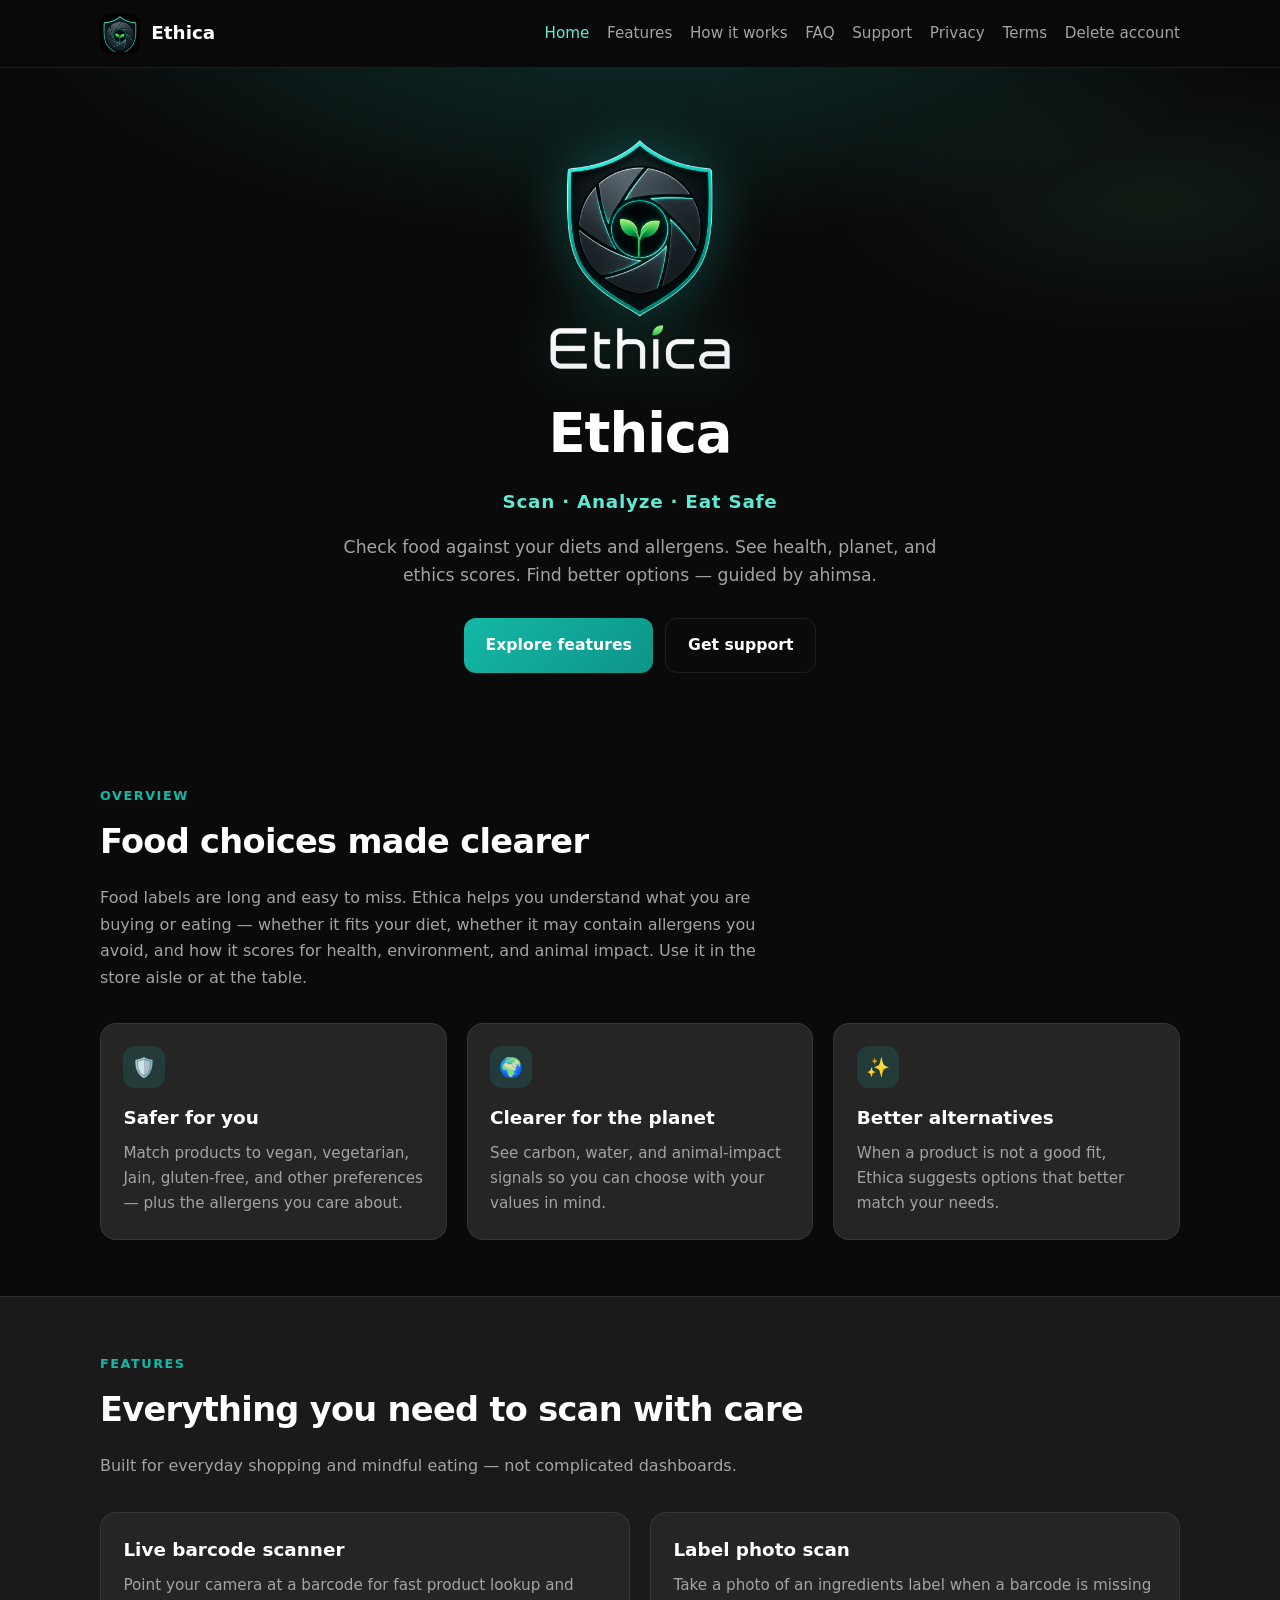
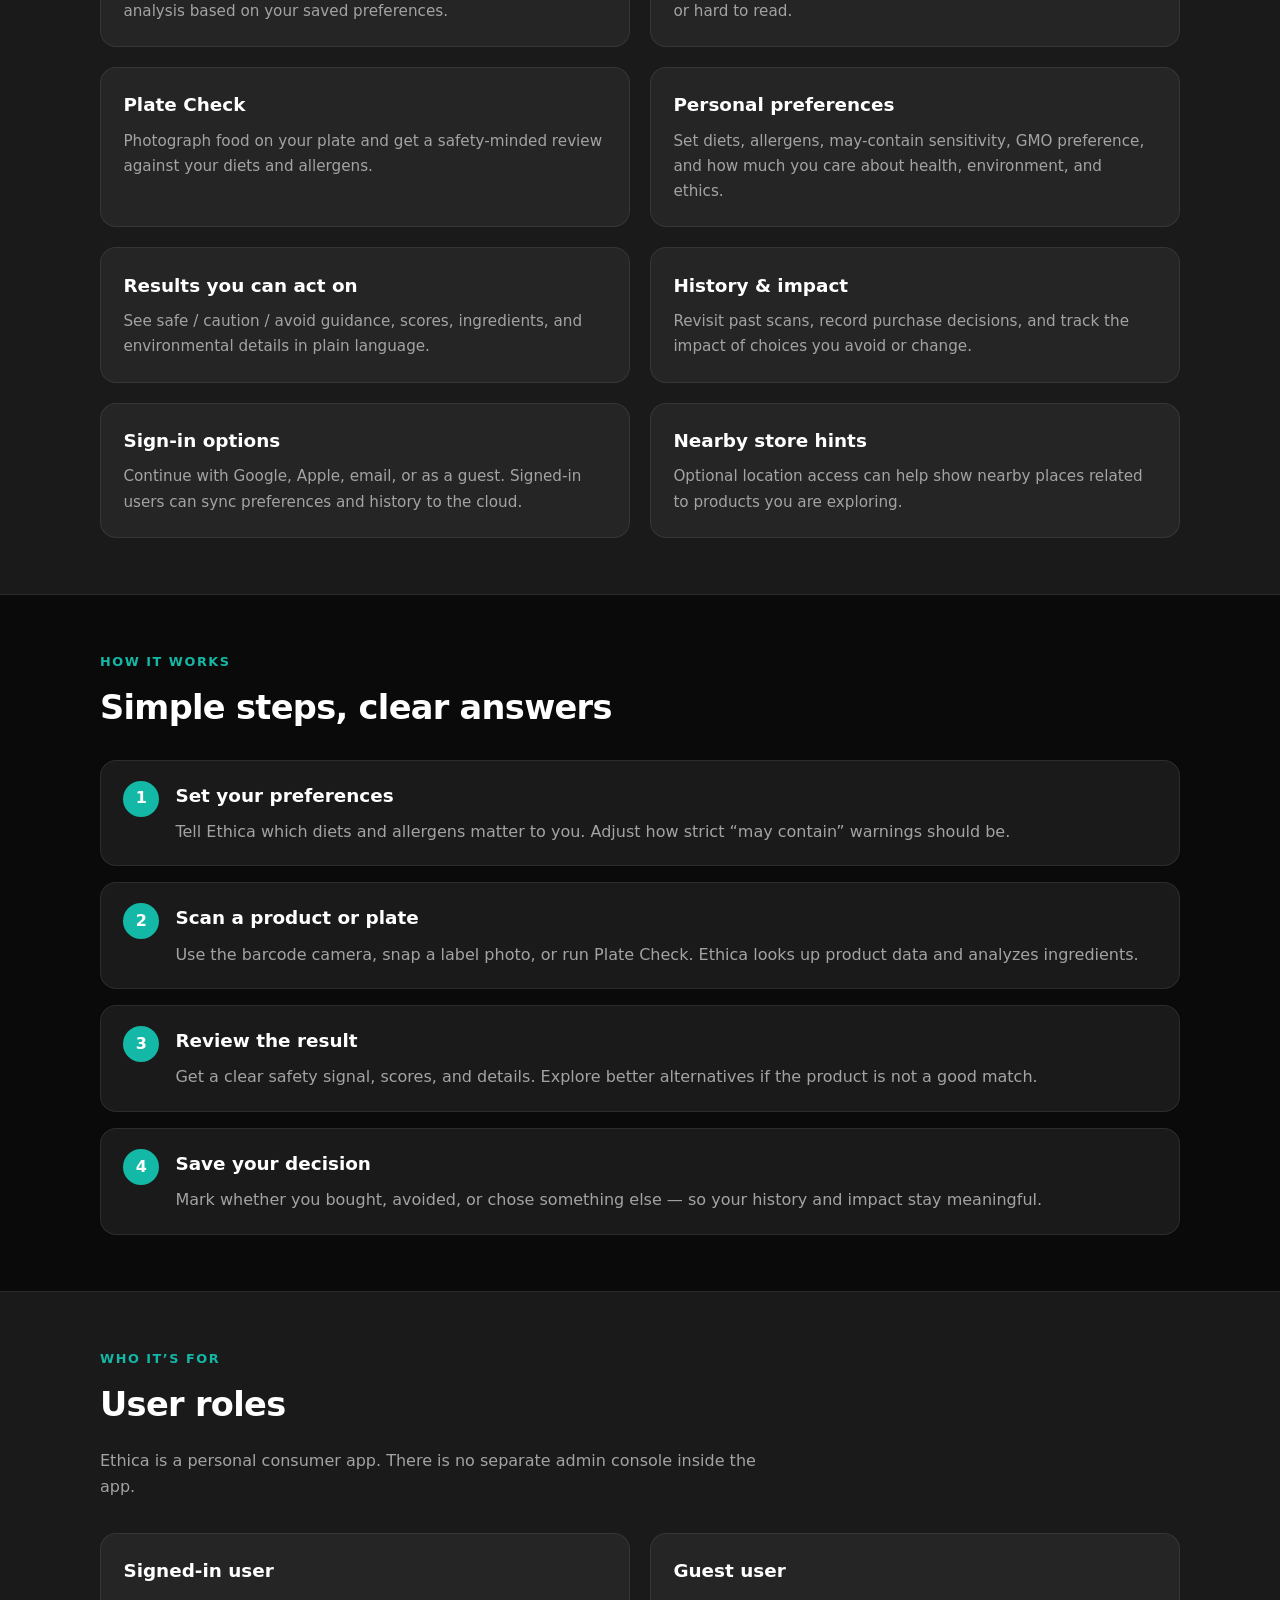
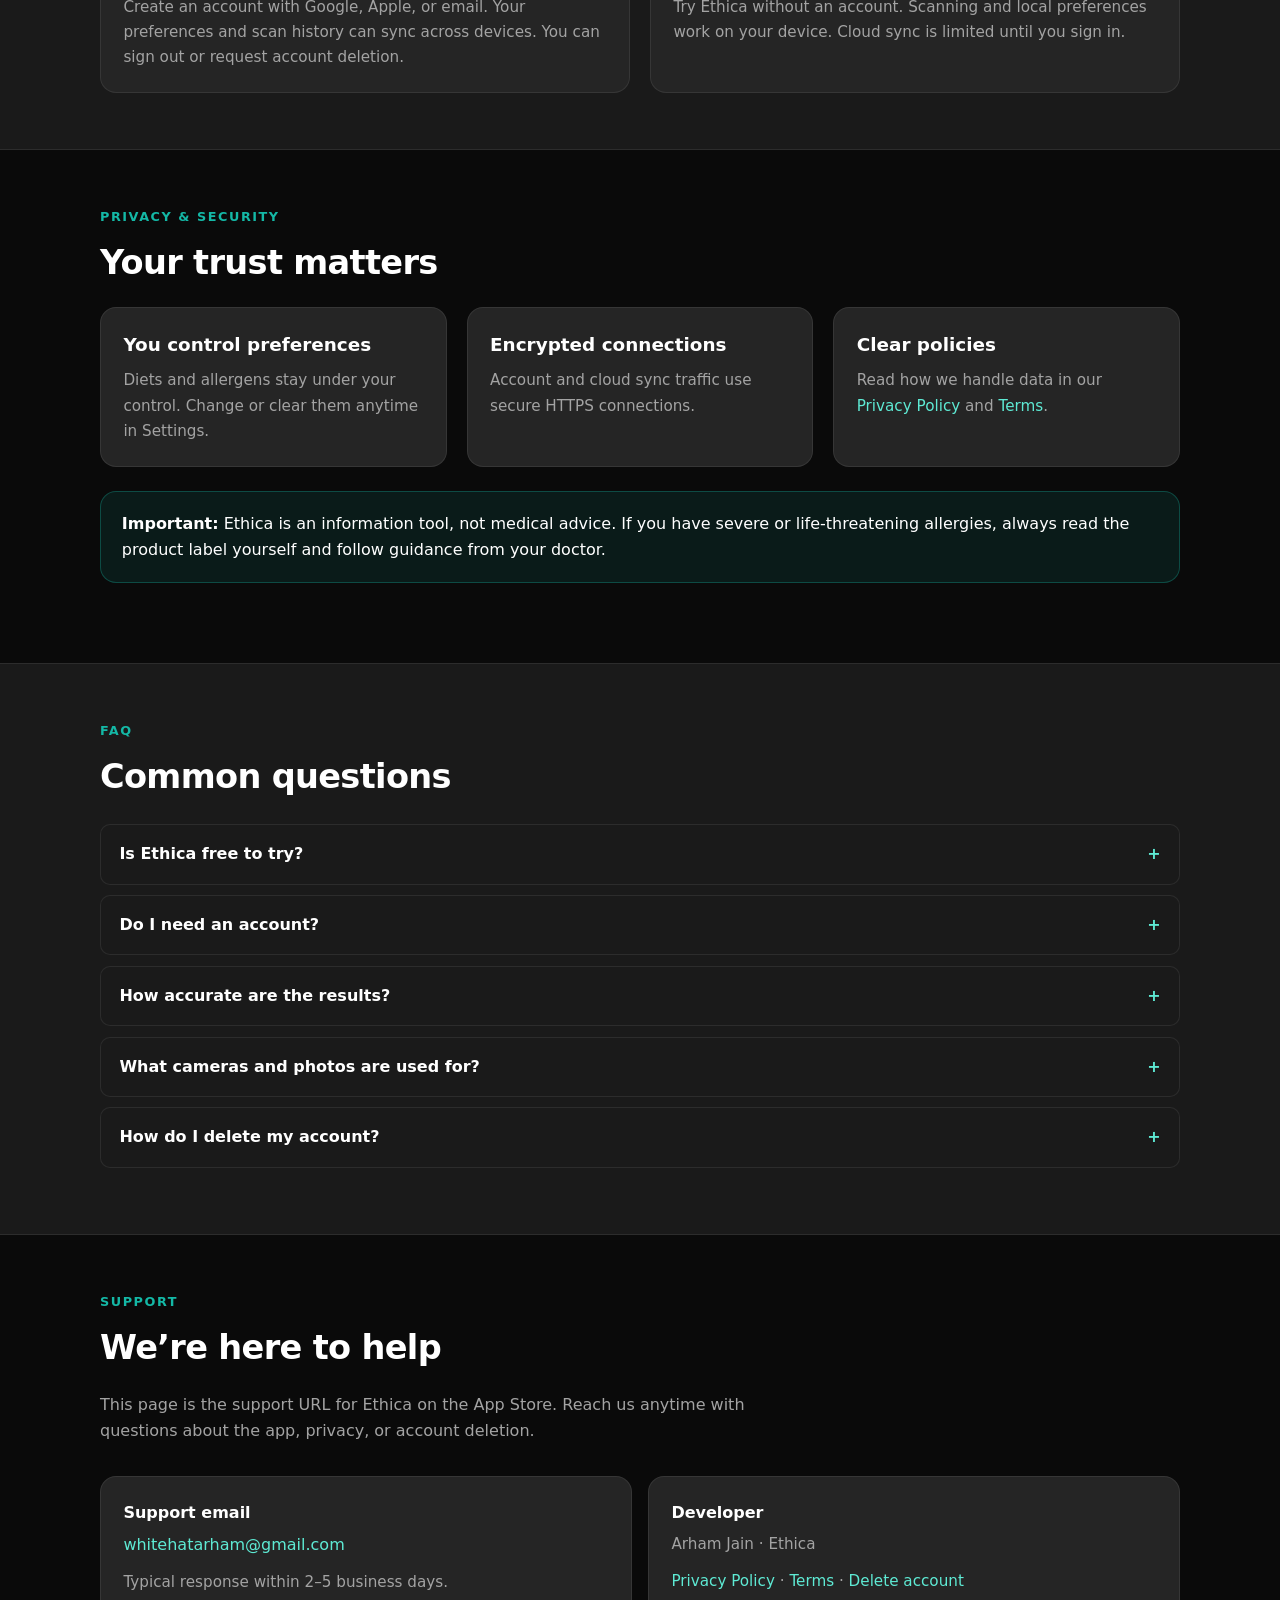
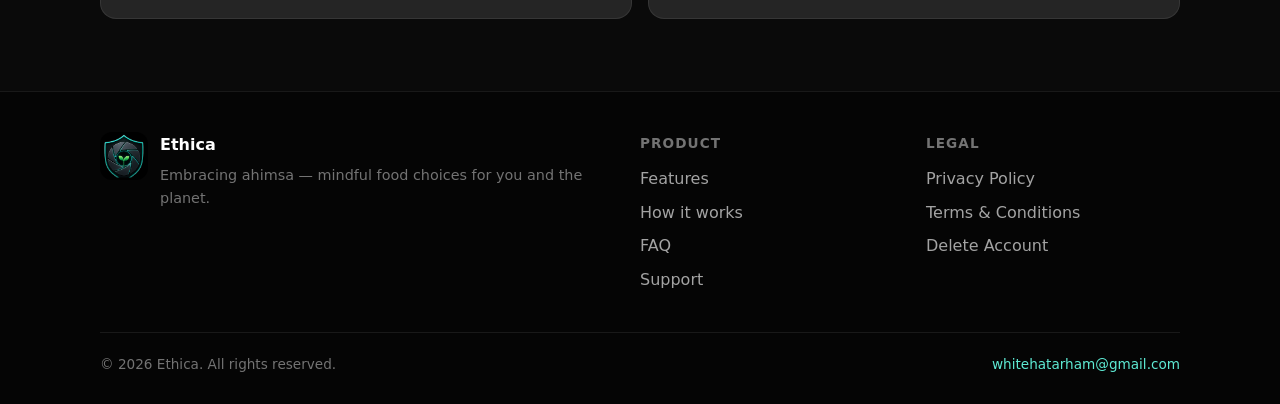
<file: web/index.html>
<!DOCTYPE html>
<html lang="en">
<head>
  <meta charset="UTF-8" />
  <meta name="viewport" content="width=device-width, initial-scale=1" />
  <title>Ethica — Scan Food. Eat with Care.</title>
  <meta name="description" content="Ethica helps you scan food barcodes and labels to check allergens, diets, health, and environmental impact — so you can choose with confidence." />
  <link rel="icon" href="assets/logo-mark.png" />
  <link rel="stylesheet" href="styles.css" />
</head>
<body>
  <header class="site-header">
    <div class="container nav">
      <a class="brand" href="index.html">
        <img src="assets/logo-mark.png" alt="Ethica logo" />
        Ethica
      </a>
      <button class="nav-toggle" type="button" aria-label="Open menu" aria-expanded="false">Menu</button>
      <ul class="nav-links" id="navLinks">
        <li><a href="index.html" class="active">Home</a></li>
        <li><a href="#features">Features</a></li>
        <li><a href="#how-it-works">How it works</a></li>
        <li><a href="#faq">FAQ</a></li>
        <li><a href="#support">Support</a></li>
        <li><a href="privacy-policy.html">Privacy</a></li>
        <li><a href="terms-and-conditions.html">Terms</a></li>
        <li><a href="delete-account.html">Delete account</a></li>
      </ul>
    </div>
  </header>

  <main>
    <section class="hero">
      <div class="container">
        <img class="hero-logo" src="assets/logo.png" alt="Ethica — Embracing Ahimsa" />
        <h1>Ethica</h1>
        <p class="tagline">Scan · Analyze · Eat Safe</p>
        <p class="hero-lead">
          Check food against your diets and allergens. See health, planet, and ethics scores.
          Find better options — guided by ahimsa.
        </p>
        <div class="btn-row">
          <a class="btn btn-primary" href="#features">Explore features</a>
          <a class="btn btn-ghost" href="#support">Get support</a>
        </div>
      </div>
    </section>

    <section id="overview">
      <div class="container">
        <p class="section-label">Overview</p>
        <h2>Food choices made clearer</h2>
        <p class="lead">
          Food labels are long and easy to miss. Ethica helps you understand what you are buying or eating —
          whether it fits your diet, whether it may contain allergens you avoid, and how it scores for health,
          environment, and animal impact. Use it in the store aisle or at the table.
        </p>
        <div class="grid-3">
          <article class="card">
            <div class="icon">🛡️</div>
            <h3>Safer for you</h3>
            <p>Match products to vegan, vegetarian, Jain, gluten-free, and other preferences — plus the allergens you care about.</p>
          </article>
          <article class="card">
            <div class="icon">🌍</div>
            <h3>Clearer for the planet</h3>
            <p>See carbon, water, and animal-impact signals so you can choose with your values in mind.</p>
          </article>
          <article class="card">
            <div class="icon">✨</div>
            <h3>Better alternatives</h3>
            <p>When a product is not a good fit, Ethica suggests options that better match your needs.</p>
          </article>
        </div>
      </div>
    </section>

    <section id="features" class="alt">
      <div class="container">
        <p class="section-label">Features</p>
        <h2>Everything you need to scan with care</h2>
        <p class="lead">Built for everyday shopping and mindful eating — not complicated dashboards.</p>
        <div class="grid-2">
          <article class="card">
            <h3>Live barcode scanner</h3>
            <p>Point your camera at a barcode for fast product lookup and analysis based on your saved preferences.</p>
          </article>
          <article class="card">
            <h3>Label photo scan</h3>
            <p>Take a photo of an ingredients label when a barcode is missing or hard to read.</p>
          </article>
          <article class="card">
            <h3>Plate Check</h3>
            <p>Photograph food on your plate and get a safety-minded review against your diets and allergens.</p>
          </article>
          <article class="card">
            <h3>Personal preferences</h3>
            <p>Set diets, allergens, may-contain sensitivity, GMO preference, and how much you care about health, environment, and ethics.</p>
          </article>
          <article class="card">
            <h3>Results you can act on</h3>
            <p>See safe / caution / avoid guidance, scores, ingredients, and environmental details in plain language.</p>
          </article>
          <article class="card">
            <h3>History &amp; impact</h3>
            <p>Revisit past scans, record purchase decisions, and track the impact of choices you avoid or change.</p>
          </article>
          <article class="card">
            <h3>Sign-in options</h3>
            <p>Continue with Google, Apple, email, or as a guest. Signed-in users can sync preferences and history to the cloud.</p>
          </article>
          <article class="card">
            <h3>Nearby store hints</h3>
            <p>Optional location access can help show nearby places related to products you are exploring.</p>
          </article>
        </div>
      </div>
    </section>

    <section id="how-it-works">
      <div class="container">
        <p class="section-label">How it works</p>
        <h2>Simple steps, clear answers</h2>
        <div class="steps" style="margin-top: 1.5rem;">
          <div class="step">
            <div>
              <h3>Set your preferences</h3>
              <p>Tell Ethica which diets and allergens matter to you. Adjust how strict “may contain” warnings should be.</p>
            </div>
          </div>
          <div class="step">
            <div>
              <h3>Scan a product or plate</h3>
              <p>Use the barcode camera, snap a label photo, or run Plate Check. Ethica looks up product data and analyzes ingredients.</p>
            </div>
          </div>
          <div class="step">
            <div>
              <h3>Review the result</h3>
              <p>Get a clear safety signal, scores, and details. Explore better alternatives if the product is not a good match.</p>
            </div>
          </div>
          <div class="step">
            <div>
              <h3>Save your decision</h3>
              <p>Mark whether you bought, avoided, or chose something else — so your history and impact stay meaningful.</p>
            </div>
          </div>
        </div>
      </div>
    </section>

    <section id="roles" class="alt">
      <div class="container">
        <p class="section-label">Who it’s for</p>
        <h2>User roles</h2>
        <p class="lead">Ethica is a personal consumer app. There is no separate admin console inside the app.</p>
        <div class="grid-2">
          <article class="card">
            <h3>Signed-in user</h3>
            <p>Create an account with Google, Apple, or email. Your preferences and scan history can sync across devices. You can sign out or request account deletion.</p>
          </article>
          <article class="card">
            <h3>Guest user</h3>
            <p>Try Ethica without an account. Scanning and local preferences work on your device. Cloud sync is limited until you sign in.</p>
          </article>
        </div>
      </div>
    </section>

    <section id="privacy-security">
      <div class="container">
        <p class="section-label">Privacy &amp; security</p>
        <h2>Your trust matters</h2>
        <div class="grid-3">
          <article class="card">
            <h3>You control preferences</h3>
            <p>Diets and allergens stay under your control. Change or clear them anytime in Settings.</p>
          </article>
          <article class="card">
            <h3>Encrypted connections</h3>
            <p>Account and cloud sync traffic use secure HTTPS connections.</p>
          </article>
          <article class="card">
            <h3>Clear policies</h3>
            <p>Read how we handle data in our <a href="privacy-policy.html">Privacy Policy</a> and <a href="terms-and-conditions.html">Terms</a>.</p>
          </article>
        </div>
        <p class="info-box" style="margin-top: 1.5rem;">
          <strong style="color: var(--text);">Important:</strong>
          Ethica is an information tool, not medical advice. If you have severe or life-threatening allergies,
          always read the product label yourself and follow guidance from your doctor.
        </p>
      </div>
    </section>

    <section id="faq" class="alt">
      <div class="container">
        <p class="section-label">FAQ</p>
        <h2>Common questions</h2>
        <div class="faq" style="margin-top: 1.25rem;">
          <details>
            <summary>Is Ethica free to try?</summary>
            <p>You can open the app and use core scanning features. Sign in if you want cloud sync for preferences and history.</p>
          </details>
          <details>
            <summary>Do I need an account?</summary>
            <p>No. Guest mode lets you use Ethica on your device. An account helps keep preferences and history available when you reinstall or switch devices.</p>
          </details>
          <details>
            <summary>How accurate are the results?</summary>
            <p>Ethica combines product database data with AI analysis. Labels and manufacturing practices can change. Always double-check packaging for critical allergen decisions.</p>
          </details>
          <details>
            <summary>What cameras and photos are used for?</summary>
            <p>Camera and photo access are used to scan barcodes, ingredient labels, and plate photos for analysis. See the Privacy Policy for details.</p>
          </details>
          <details>
            <summary>How do I delete my account?</summary>
            <p>You can delete from the app Settings, or submit a request on our <a href="delete-account.html">Account Deletion</a> page.</p>
          </details>
        </div>
      </div>
    </section>

    <section id="support">
      <div class="container">
        <p class="section-label">Support</p>
        <h2>We’re here to help</h2>
        <p class="lead">This page is the support URL for Ethica on the App Store. Reach us anytime with questions about the app, privacy, or account deletion.</p>
        <div class="contact-strip">
          <div class="card">
            <strong>Support email</strong>
            <a href="mailto:whitehatarham@gmail.com">whitehatarham@gmail.com</a>
            <p style="margin-top: 0.75rem;">Typical response within 2–5 business days.</p>
          </div>
          <div class="card">
            <strong>Developer</strong>
            <p>Arham Jain · Ethica</p>
            <p style="margin-top: 0.75rem;">
              <a href="privacy-policy.html">Privacy Policy</a> ·
              <a href="terms-and-conditions.html">Terms</a> ·
              <a href="delete-account.html">Delete account</a>
            </p>
          </div>
        </div>
      </div>
    </section>
  </main>

  <footer class="site-footer">
    <div class="container">
      <div class="footer-grid">
        <div class="footer-brand">
          <img src="assets/logo-mark.png" alt="" />
          <div>
            <strong>Ethica</strong>
            <p>Embracing ahimsa — mindful food choices for you and the planet.</p>
          </div>
        </div>
        <div class="footer-col">
          <h4>Product</h4>
          <ul>
            <li><a href="#features">Features</a></li>
            <li><a href="#how-it-works">How it works</a></li>
            <li><a href="#faq">FAQ</a></li>
            <li><a href="#support">Support</a></li>
          </ul>
        </div>
        <div class="footer-col">
          <h4>Legal</h4>
          <ul>
            <li><a href="privacy-policy.html">Privacy Policy</a></li>
            <li><a href="terms-and-conditions.html">Terms &amp; Conditions</a></li>
            <li><a href="delete-account.html">Delete Account</a></li>
          </ul>
        </div>
      </div>
      <div class="footer-bottom">
        <span>© 2026 Ethica. All rights reserved.</span>
        <span><a href="mailto:whitehatarham@gmail.com">whitehatarham@gmail.com</a></span>
      </div>
    </div>
  </footer>

  <script>
    const toggle = document.querySelector('.nav-toggle');
    const links = document.getElementById('navLinks');
    toggle?.addEventListener('click', () => {
      const open = links.classList.toggle('open');
      toggle.setAttribute('aria-expanded', open ? 'true' : 'false');
    });
  </script>
</body>
</html>
</file>
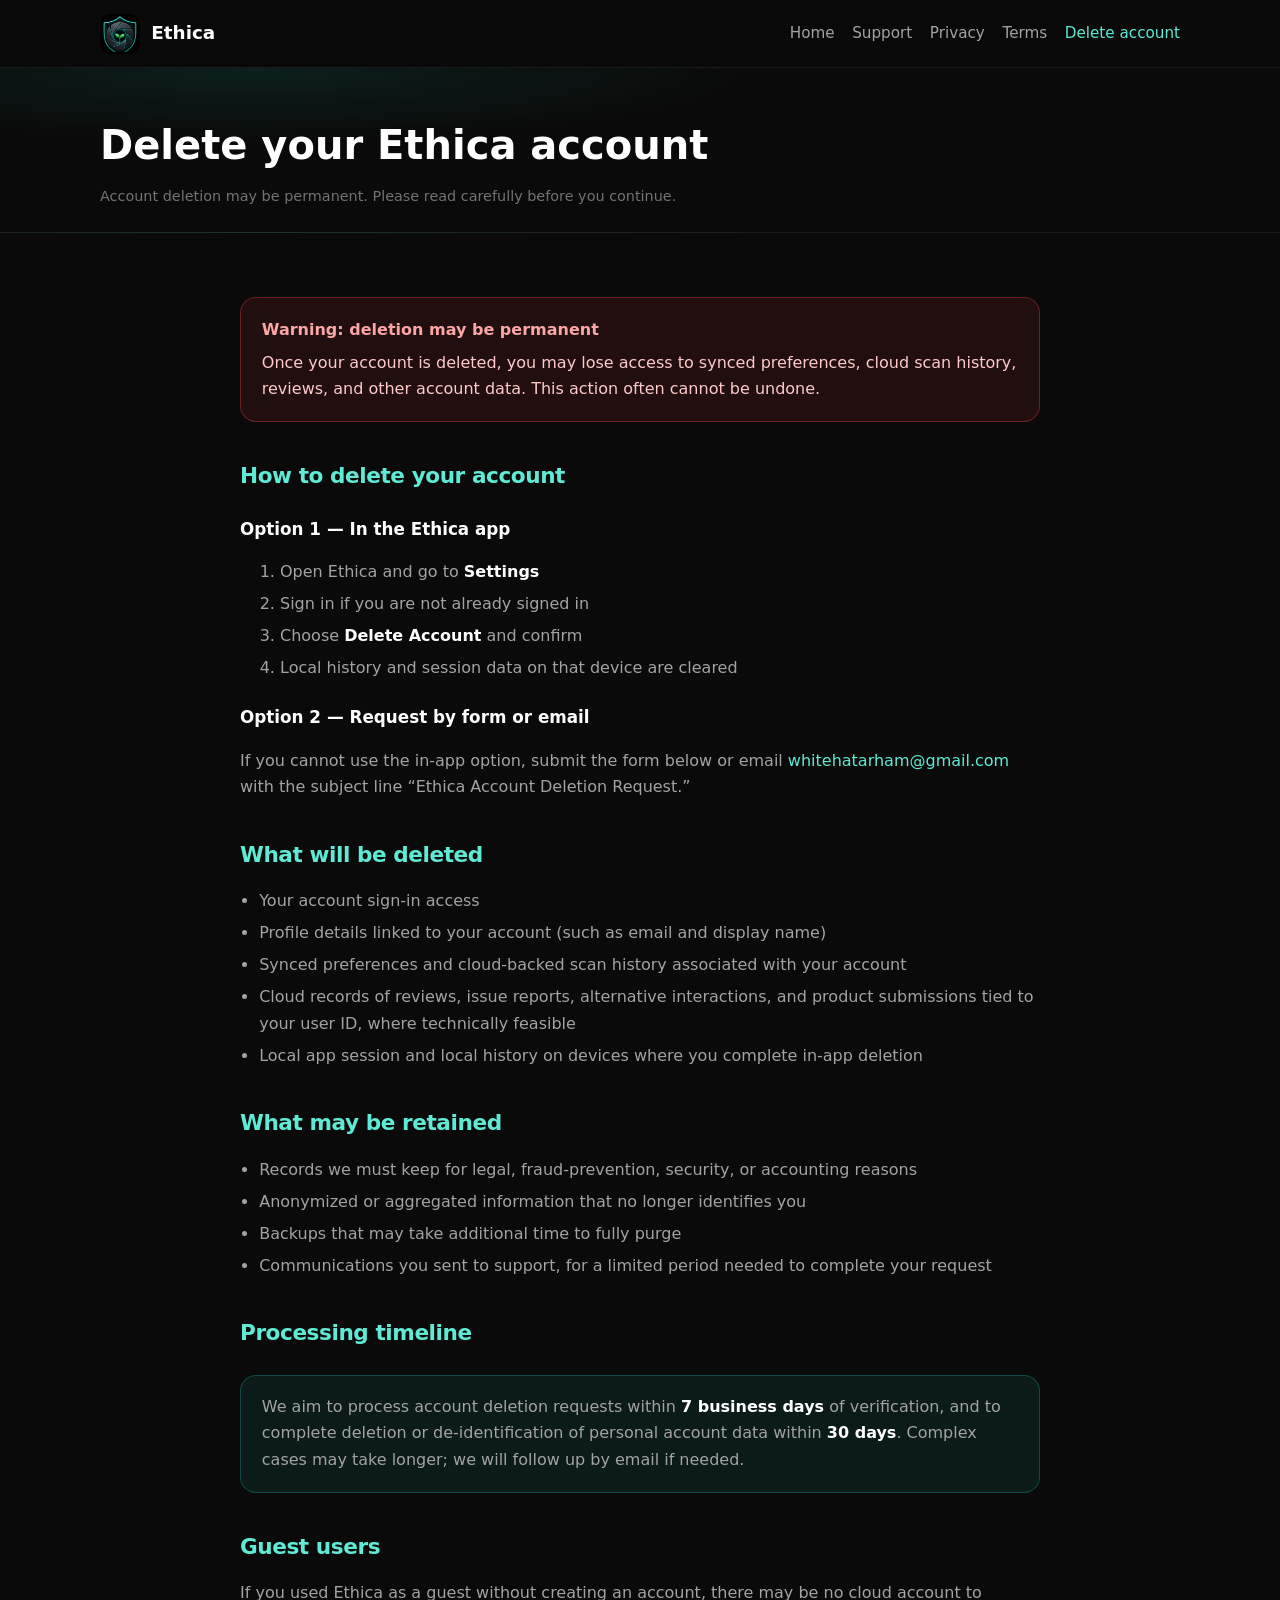
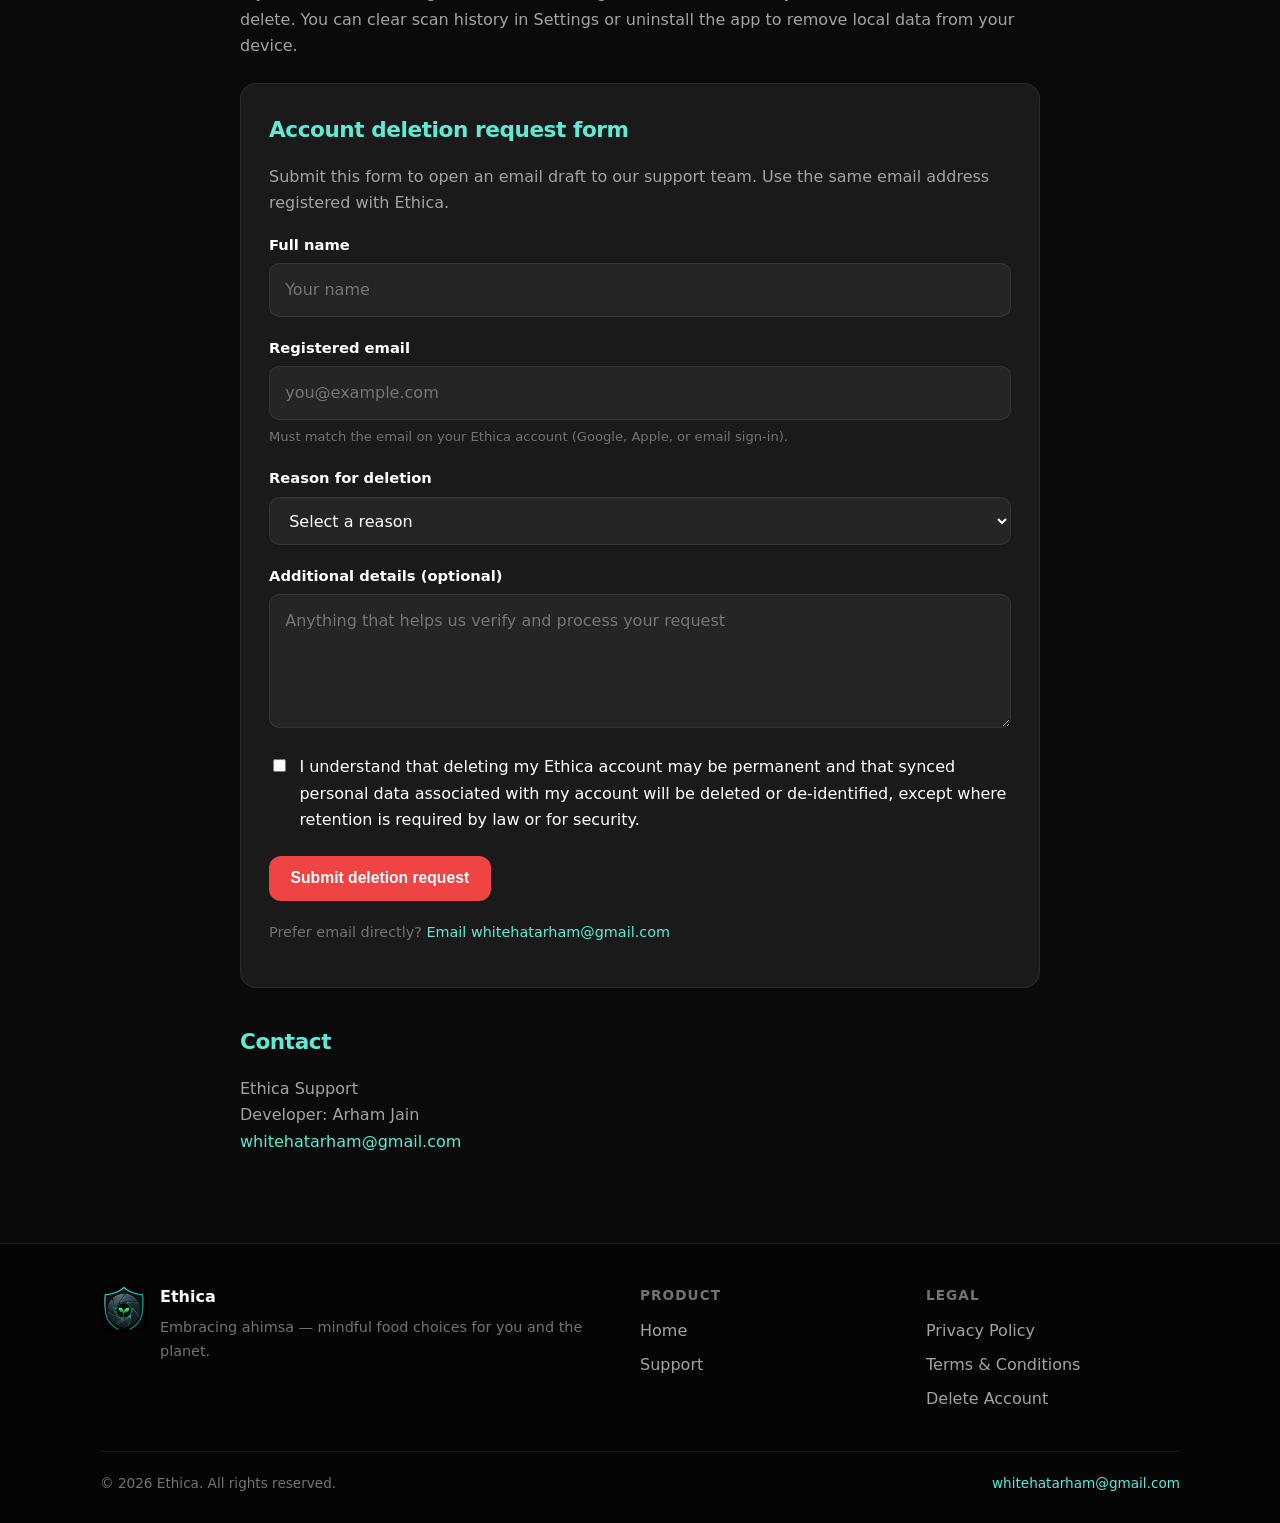
<file: web/delete-account.html>
<!DOCTYPE html>
<html lang="en">
<head>
  <meta charset="UTF-8" />
  <meta name="viewport" content="width=device-width, initial-scale=1" />
  <title>Delete Account — Ethica</title>
  <meta name="description" content="Request deletion of your Ethica account and related personal data." />
  <link rel="icon" href="assets/logo-mark.png" />
  <link rel="stylesheet" href="styles.css" />
</head>
<body>
  <header class="site-header">
    <div class="container nav">
      <a class="brand" href="index.html">
        <img src="assets/logo-mark.png" alt="Ethica logo" />
        Ethica
      </a>
      <button class="nav-toggle" type="button" aria-label="Open menu" aria-expanded="false">Menu</button>
      <ul class="nav-links" id="navLinks">
        <li><a href="index.html">Home</a></li>
        <li><a href="index.html#support">Support</a></li>
        <li><a href="privacy-policy.html">Privacy</a></li>
        <li><a href="terms-and-conditions.html">Terms</a></li>
        <li><a href="delete-account.html" class="active">Delete account</a></li>
      </ul>
    </div>
  </header>

  <section class="page-hero">
    <div class="container">
      <h1>Delete your Ethica account</h1>
      <p class="meta">Account deletion may be permanent. Please read carefully before you continue.</p>
    </div>
  </section>

  <div class="container prose">
    <div class="warning-box">
      <strong>Warning: deletion may be permanent</strong>
      <p>
        Once your account is deleted, you may lose access to synced preferences, cloud scan history, reviews,
        and other account data. This action often cannot be undone.
      </p>
    </div>

    <h2>How to delete your account</h2>
    <h3>Option 1 — In the Ethica app</h3>
    <ol>
      <li>Open Ethica and go to <strong>Settings</strong></li>
      <li>Sign in if you are not already signed in</li>
      <li>Choose <strong>Delete Account</strong> and confirm</li>
      <li>Local history and session data on that device are cleared</li>
    </ol>

    <h3>Option 2 — Request by form or email</h3>
    <p>
      If you cannot use the in-app option, submit the form below or email
      <a href="mailto:whitehatarham@gmail.com?subject=Ethica%20Account%20Deletion%20Request">whitehatarham@gmail.com</a>
      with the subject line “Ethica Account Deletion Request.”
    </p>

    <h2>What will be deleted</h2>
    <ul>
      <li>Your account sign-in access</li>
      <li>Profile details linked to your account (such as email and display name)</li>
      <li>Synced preferences and cloud-backed scan history associated with your account</li>
      <li>Cloud records of reviews, issue reports, alternative interactions, and product submissions tied to your user ID, where technically feasible</li>
      <li>Local app session and local history on devices where you complete in-app deletion</li>
    </ul>

    <h2>What may be retained</h2>
    <ul>
      <li>Records we must keep for legal, fraud-prevention, security, or accounting reasons</li>
      <li>Anonymized or aggregated information that no longer identifies you</li>
      <li>Backups that may take additional time to fully purge</li>
      <li>Communications you sent to support, for a limited period needed to complete your request</li>
    </ul>

    <h2>Processing timeline</h2>
    <div class="info-box">
      <p>
        We aim to process account deletion requests within <strong>7 business days</strong> of verification,
        and to complete deletion or de-identification of personal account data within <strong>30 days</strong>.
        Complex cases may take longer; we will follow up by email if needed.
      </p>
    </div>

    <h2>Guest users</h2>
    <p>
      If you used Ethica as a guest without creating an account, there may be no cloud account to delete.
      You can clear scan history in Settings or uninstall the app to remove local data from your device.
    </p>

    <div class="form-card">
      <h2 style="margin-top: 0;">Account deletion request form</h2>
      <p style="color: var(--text-muted); margin-top: 0;">
        Submit this form to open an email draft to our support team. Use the same email address registered with Ethica.
      </p>

      <form id="deleteForm" novalidate>
        <div class="form-group">
          <label for="name">Full name</label>
          <input id="name" name="name" type="text" autocomplete="name" required placeholder="Your name" />
        </div>

        <div class="form-group">
          <label for="email">Registered email</label>
          <input id="email" name="email" type="email" autocomplete="email" required placeholder="you@example.com" />
          <p class="hint">Must match the email on your Ethica account (Google, Apple, or email sign-in).</p>
        </div>

        <div class="form-group">
          <label for="reason">Reason for deletion</label>
          <select id="reason" name="reason" required>
            <option value="">Select a reason</option>
            <option value="No longer using the app">No longer using the app</option>
            <option value="Privacy concerns">Privacy concerns</option>
            <option value="Created a duplicate account">Created a duplicate account</option>
            <option value="Something else">Something else</option>
          </select>
        </div>

        <div class="form-group">
          <label for="details">Additional details (optional)</label>
          <textarea id="details" name="details" rows="4" placeholder="Anything that helps us verify and process your request"></textarea>
        </div>

        <div class="checkbox-row">
          <input id="confirm" name="confirm" type="checkbox" required />
          <label for="confirm">
            I understand that deleting my Ethica account may be permanent and that synced personal data associated with my account will be deleted or de-identified, except where retention is required by law or for security.
          </label>
        </div>

        <button class="btn btn-danger" type="submit">Submit deletion request</button>
        <div class="form-status" id="formStatus" role="status"></div>
      </form>

      <p style="margin-top: 1.25rem; color: var(--text-dim); font-size: 0.9rem;">
        Prefer email directly?
        <a href="mailto:whitehatarham@gmail.com?subject=Ethica%20Account%20Deletion%20Request&body=Please%20delete%20my%20Ethica%20account.%0A%0ARegistered%20email%3A%0AFull%20name%3A%0AReason%3A%0A">
          Email whitehatarham@gmail.com
        </a>
      </p>
    </div>

    <h2>Contact</h2>
    <p>
      Ethica Support<br />
      Developer: Arham Jain<br />
      <a href="mailto:whitehatarham@gmail.com">whitehatarham@gmail.com</a>
    </p>
  </div>

  <footer class="site-footer">
    <div class="container">
      <div class="footer-grid">
        <div class="footer-brand">
          <img src="assets/logo-mark.png" alt="" />
          <div>
            <strong>Ethica</strong>
            <p>Embracing ahimsa — mindful food choices for you and the planet.</p>
          </div>
        </div>
        <div class="footer-col">
          <h4>Product</h4>
          <ul>
            <li><a href="index.html">Home</a></li>
            <li><a href="index.html#support">Support</a></li>
          </ul>
        </div>
        <div class="footer-col">
          <h4>Legal</h4>
          <ul>
            <li><a href="privacy-policy.html">Privacy Policy</a></li>
            <li><a href="terms-and-conditions.html">Terms &amp; Conditions</a></li>
            <li><a href="delete-account.html">Delete Account</a></li>
          </ul>
        </div>
      </div>
      <div class="footer-bottom">
        <span>© 2026 Ethica. All rights reserved.</span>
        <span><a href="mailto:whitehatarham@gmail.com">whitehatarham@gmail.com</a></span>
      </div>
    </div>
  </footer>

  <script>
    const toggle = document.querySelector('.nav-toggle');
    const links = document.getElementById('navLinks');
    toggle?.addEventListener('click', () => {
      const open = links.classList.toggle('open');
      toggle.setAttribute('aria-expanded', open ? 'true' : 'false');
    });

    const form = document.getElementById('deleteForm');
    const status = document.getElementById('formStatus');
    form?.addEventListener('submit', (event) => {
      event.preventDefault();
      if (!form.reportValidity()) return;

      const name = document.getElementById('name').value.trim();
      const email = document.getElementById('email').value.trim();
      const reason = document.getElementById('reason').value;
      const details = document.getElementById('details').value.trim();

      const body = [
        'Please delete my Ethica account and associated personal data.',
        '',
        `Full name: ${name}`,
        `Registered email: ${email}`,
        `Reason: ${reason}`,
        details ? `Additional details: ${details}` : '',
        '',
        'I confirm that I understand account deletion may be permanent.'
      ].filter(Boolean).join('\n');

      const mailto = `mailto:whitehatarham@gmail.com?subject=${encodeURIComponent('Ethica Account Deletion Request')}&body=${encodeURIComponent(body)}`;
      status.style.display = 'block';
      status.textContent = 'Opening your email app with the deletion request…';
      window.location.href = mailto;
    });
  </script>
</body>
</html>
</file>
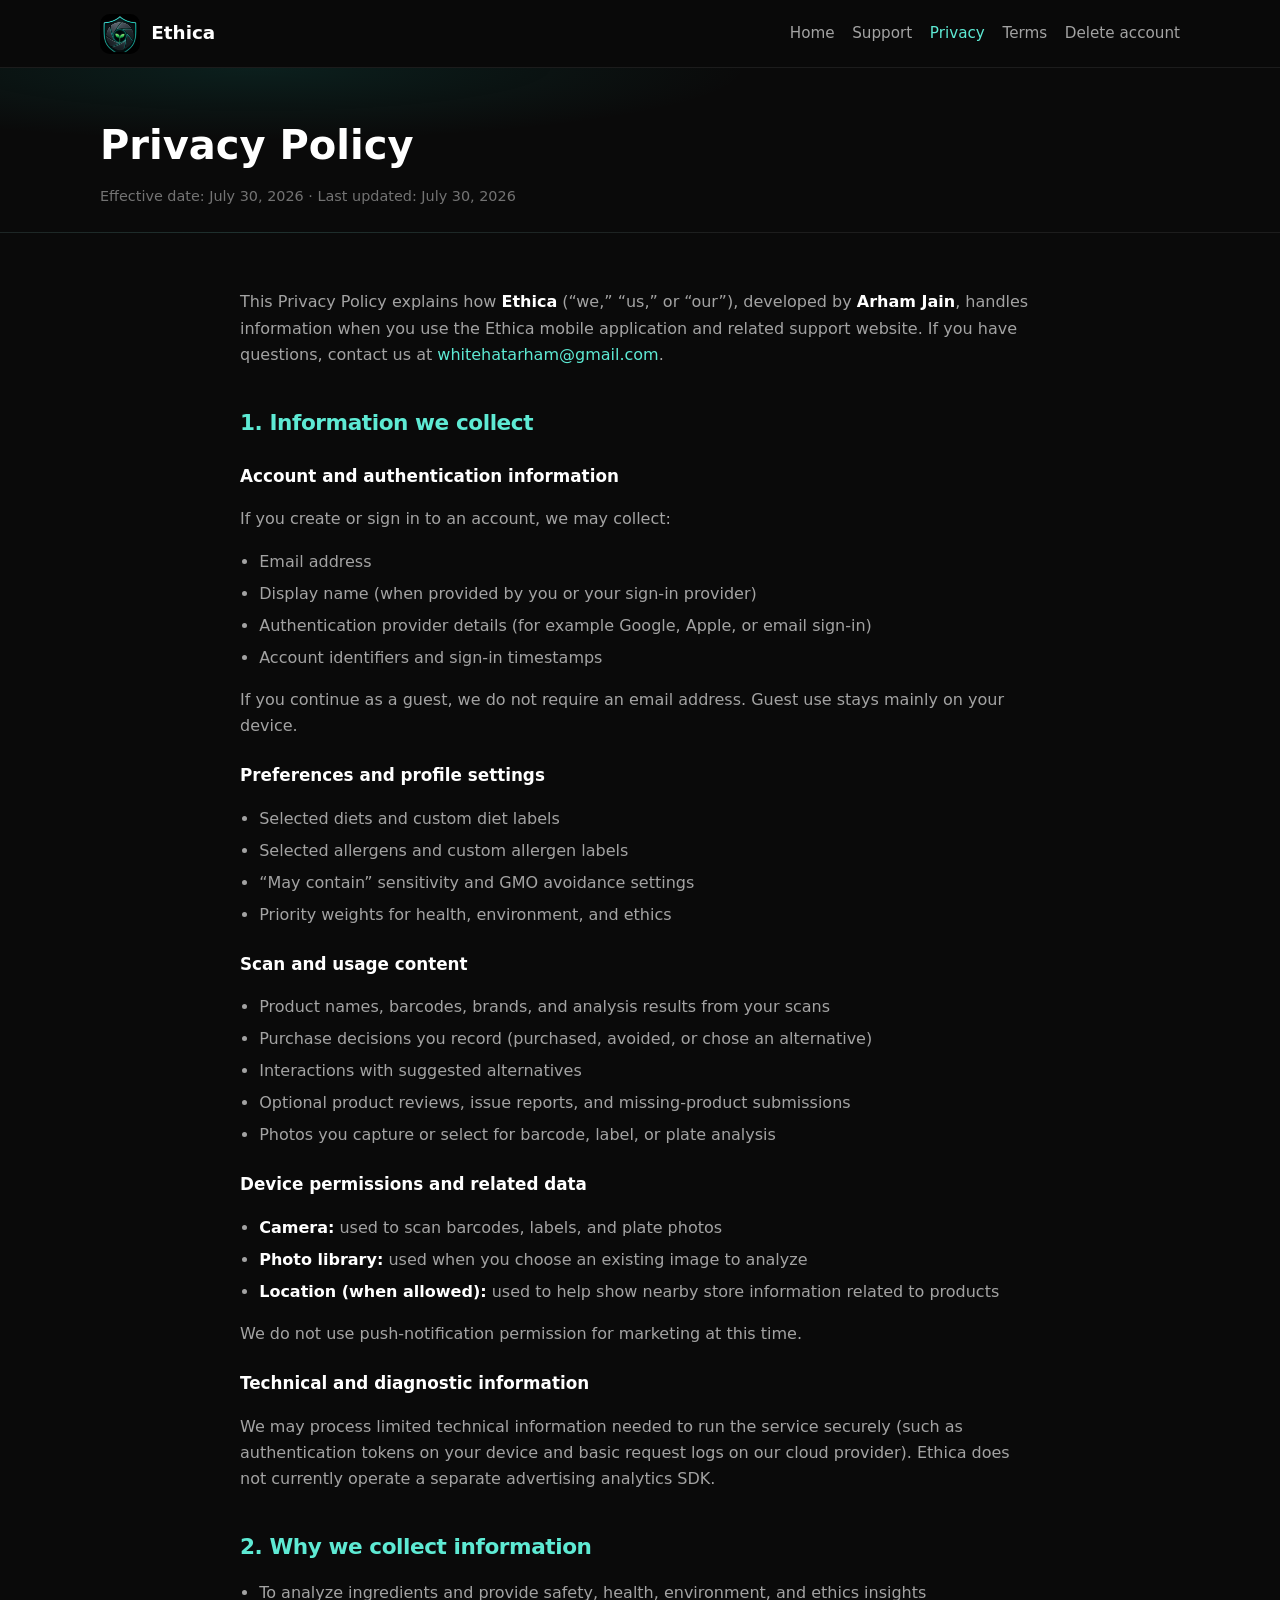
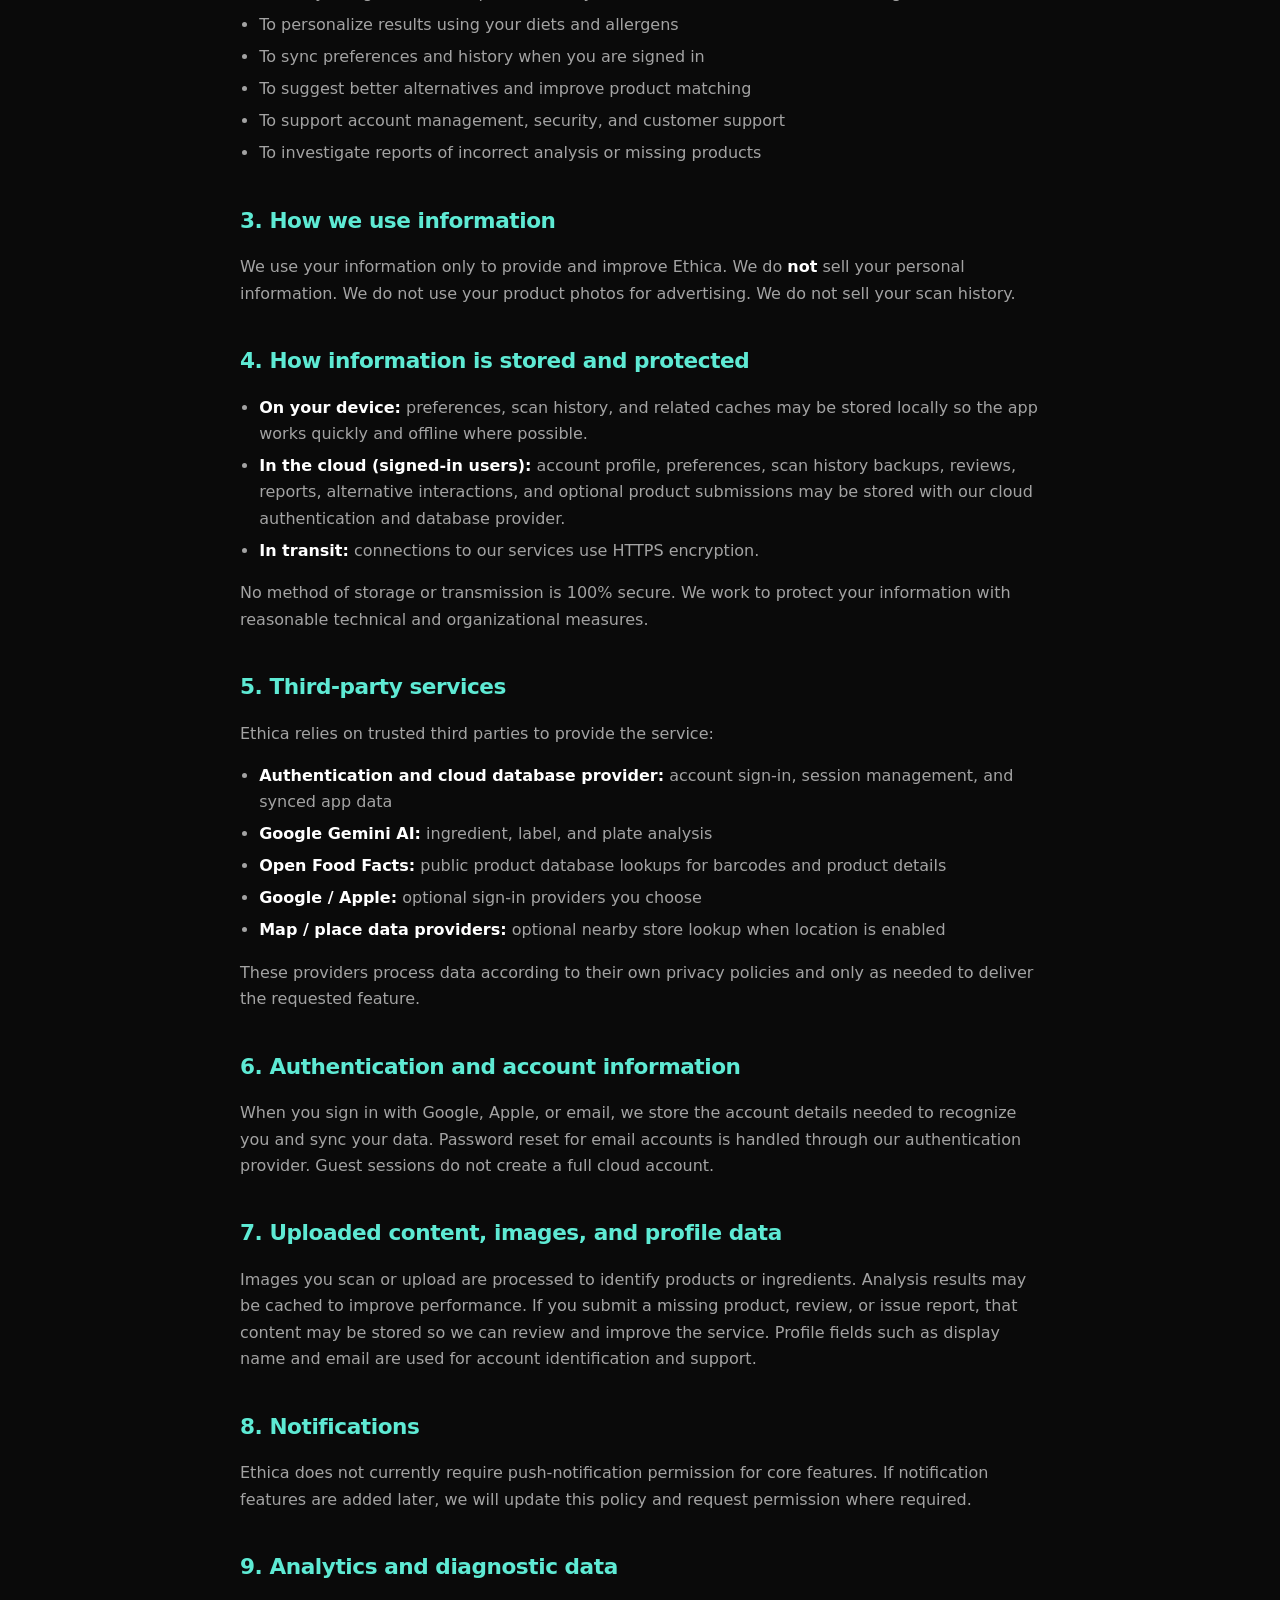
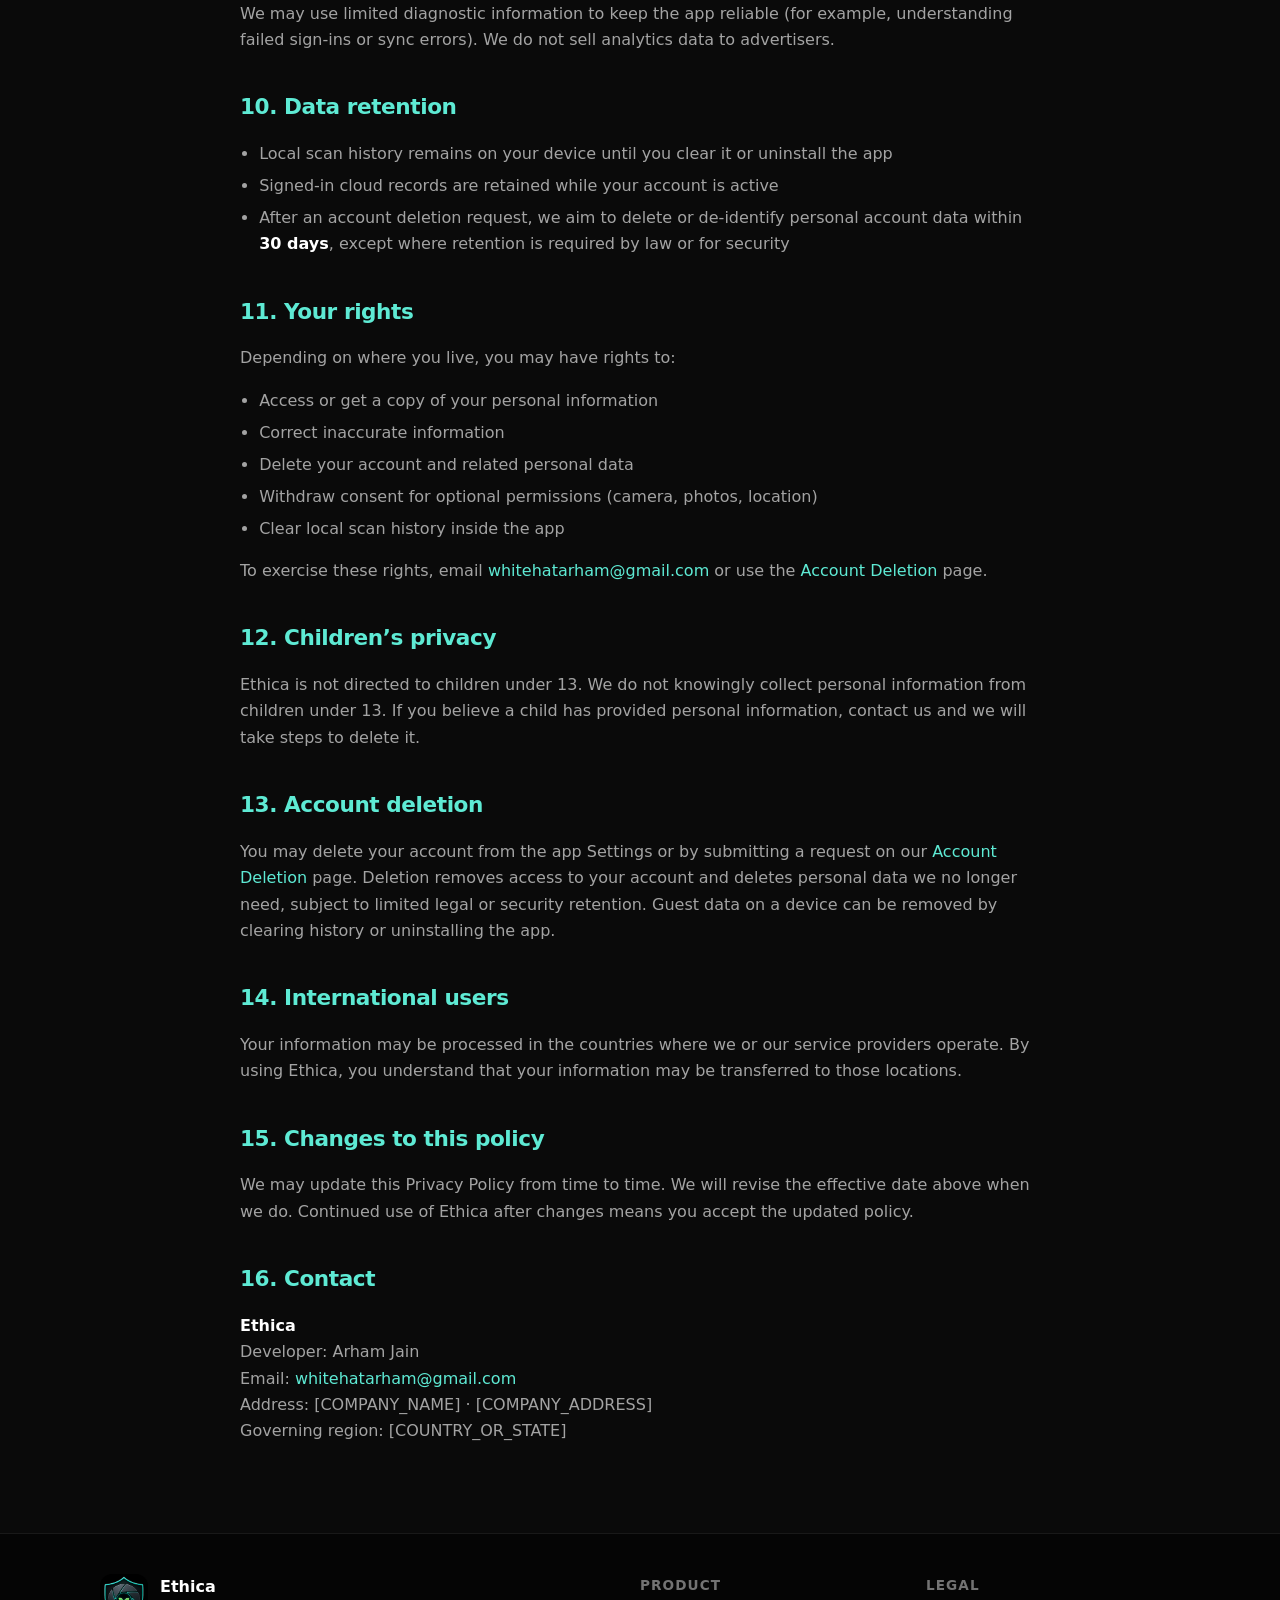
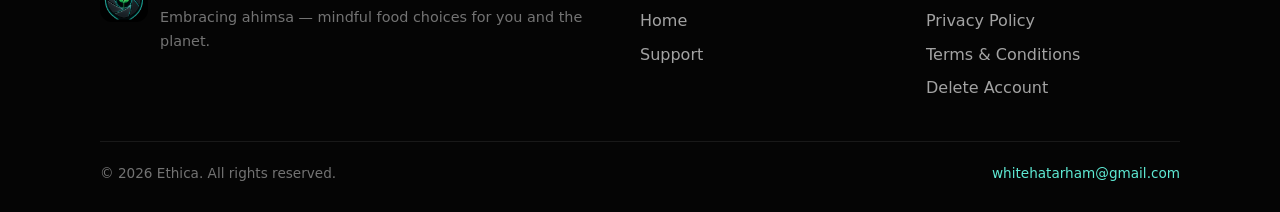
<file: web/privacy-policy.html>
<!DOCTYPE html>
<html lang="en">
<head>
  <meta charset="UTF-8" />
  <meta name="viewport" content="width=device-width, initial-scale=1" />
  <title>Privacy Policy — Ethica</title>
  <meta name="description" content="Privacy Policy for Ethica: how we collect, use, store, and protect your information." />
  <link rel="icon" href="assets/logo-mark.png" />
  <link rel="stylesheet" href="styles.css" />
</head>
<body>
  <header class="site-header">
    <div class="container nav">
      <a class="brand" href="index.html">
        <img src="assets/logo-mark.png" alt="Ethica logo" />
        Ethica
      </a>
      <button class="nav-toggle" type="button" aria-label="Open menu" aria-expanded="false">Menu</button>
      <ul class="nav-links" id="navLinks">
        <li><a href="index.html">Home</a></li>
        <li><a href="index.html#support">Support</a></li>
        <li><a href="privacy-policy.html" class="active">Privacy</a></li>
        <li><a href="terms-and-conditions.html">Terms</a></li>
        <li><a href="delete-account.html">Delete account</a></li>
      </ul>
    </div>
  </header>

  <section class="page-hero">
    <div class="container">
      <h1>Privacy Policy</h1>
      <p class="meta">Effective date: July 30, 2026 · Last updated: July 30, 2026</p>
    </div>
  </section>

  <div class="container prose">
    <p>
      This Privacy Policy explains how <strong>Ethica</strong> (“we,” “us,” or “our”), developed by
      <strong>Arham Jain</strong>, handles information when you use the Ethica mobile application and related support website.
      If you have questions, contact us at
      <a href="mailto:whitehatarham@gmail.com">whitehatarham@gmail.com</a>.
    </p>

    <h2>1. Information we collect</h2>
    <h3>Account and authentication information</h3>
    <p>If you create or sign in to an account, we may collect:</p>
    <ul>
      <li>Email address</li>
      <li>Display name (when provided by you or your sign-in provider)</li>
      <li>Authentication provider details (for example Google, Apple, or email sign-in)</li>
      <li>Account identifiers and sign-in timestamps</li>
    </ul>
    <p>If you continue as a guest, we do not require an email address. Guest use stays mainly on your device.</p>

    <h3>Preferences and profile settings</h3>
    <ul>
      <li>Selected diets and custom diet labels</li>
      <li>Selected allergens and custom allergen labels</li>
      <li>“May contain” sensitivity and GMO avoidance settings</li>
      <li>Priority weights for health, environment, and ethics</li>
    </ul>

    <h3>Scan and usage content</h3>
    <ul>
      <li>Product names, barcodes, brands, and analysis results from your scans</li>
      <li>Purchase decisions you record (purchased, avoided, or chose an alternative)</li>
      <li>Interactions with suggested alternatives</li>
      <li>Optional product reviews, issue reports, and missing-product submissions</li>
      <li>Photos you capture or select for barcode, label, or plate analysis</li>
    </ul>

    <h3>Device permissions and related data</h3>
    <ul>
      <li><strong>Camera:</strong> used to scan barcodes, labels, and plate photos</li>
      <li><strong>Photo library:</strong> used when you choose an existing image to analyze</li>
      <li><strong>Location (when allowed):</strong> used to help show nearby store information related to products</li>
    </ul>
    <p>We do not use push-notification permission for marketing at this time.</p>

    <h3>Technical and diagnostic information</h3>
    <p>
      We may process limited technical information needed to run the service securely (such as authentication tokens on your device
      and basic request logs on our cloud provider). Ethica does not currently operate a separate advertising analytics SDK.
    </p>

    <h2>2. Why we collect information</h2>
    <ul>
      <li>To analyze ingredients and provide safety, health, environment, and ethics insights</li>
      <li>To personalize results using your diets and allergens</li>
      <li>To sync preferences and history when you are signed in</li>
      <li>To suggest better alternatives and improve product matching</li>
      <li>To support account management, security, and customer support</li>
      <li>To investigate reports of incorrect analysis or missing products</li>
    </ul>

    <h2>3. How we use information</h2>
    <p>We use your information only to provide and improve Ethica. We do <strong>not</strong> sell your personal information.
      We do not use your product photos for advertising. We do not sell your scan history.</p>

    <h2>4. How information is stored and protected</h2>
    <ul>
      <li><strong>On your device:</strong> preferences, scan history, and related caches may be stored locally so the app works quickly and offline where possible.</li>
      <li><strong>In the cloud (signed-in users):</strong> account profile, preferences, scan history backups, reviews, reports, alternative interactions, and optional product submissions may be stored with our cloud authentication and database provider.</li>
      <li><strong>In transit:</strong> connections to our services use HTTPS encryption.</li>
    </ul>
    <p>No method of storage or transmission is 100% secure. We work to protect your information with reasonable technical and organizational measures.</p>

    <h2>5. Third-party services</h2>
    <p>Ethica relies on trusted third parties to provide the service:</p>
    <ul>
      <li><strong>Authentication and cloud database provider:</strong> account sign-in, session management, and synced app data</li>
      <li><strong>Google Gemini AI:</strong> ingredient, label, and plate analysis</li>
      <li><strong>Open Food Facts:</strong> public product database lookups for barcodes and product details</li>
      <li><strong>Google / Apple:</strong> optional sign-in providers you choose</li>
      <li><strong>Map / place data providers:</strong> optional nearby store lookup when location is enabled</li>
    </ul>
    <p>These providers process data according to their own privacy policies and only as needed to deliver the requested feature.</p>

    <h2>6. Authentication and account information</h2>
    <p>
      When you sign in with Google, Apple, or email, we store the account details needed to recognize you and sync your data.
      Password reset for email accounts is handled through our authentication provider. Guest sessions do not create a full cloud account.
    </p>

    <h2>7. Uploaded content, images, and profile data</h2>
    <p>
      Images you scan or upload are processed to identify products or ingredients. Analysis results may be cached to improve performance.
      If you submit a missing product, review, or issue report, that content may be stored so we can review and improve the service.
      Profile fields such as display name and email are used for account identification and support.
    </p>

    <h2>8. Notifications</h2>
    <p>
      Ethica does not currently require push-notification permission for core features. If notification features are added later,
      we will update this policy and request permission where required.
    </p>

    <h2>9. Analytics and diagnostic data</h2>
    <p>
      We may use limited diagnostic information to keep the app reliable (for example, understanding failed sign-ins or sync errors).
      We do not sell analytics data to advertisers.
    </p>

    <h2>10. Data retention</h2>
    <ul>
      <li>Local scan history remains on your device until you clear it or uninstall the app</li>
      <li>Signed-in cloud records are retained while your account is active</li>
      <li>After an account deletion request, we aim to delete or de-identify personal account data within <strong>30 days</strong>, except where retention is required by law or for security</li>
    </ul>

    <h2>11. Your rights</h2>
    <p>Depending on where you live, you may have rights to:</p>
    <ul>
      <li>Access or get a copy of your personal information</li>
      <li>Correct inaccurate information</li>
      <li>Delete your account and related personal data</li>
      <li>Withdraw consent for optional permissions (camera, photos, location)</li>
      <li>Clear local scan history inside the app</li>
    </ul>
    <p>To exercise these rights, email <a href="mailto:whitehatarham@gmail.com">whitehatarham@gmail.com</a> or use the
      <a href="delete-account.html">Account Deletion</a> page.</p>

    <h2>12. Children’s privacy</h2>
    <p>
      Ethica is not directed to children under 13. We do not knowingly collect personal information from children under 13.
      If you believe a child has provided personal information, contact us and we will take steps to delete it.
    </p>

    <h2>13. Account deletion</h2>
    <p>
      You may delete your account from the app Settings or by submitting a request on our
      <a href="delete-account.html">Account Deletion</a> page. Deletion removes access to your account and deletes personal data
      we no longer need, subject to limited legal or security retention. Guest data on a device can be removed by clearing history or uninstalling the app.
    </p>

    <h2>14. International users</h2>
    <p>
      Your information may be processed in the countries where we or our service providers operate.
      By using Ethica, you understand that your information may be transferred to those locations.
    </p>

    <h2>15. Changes to this policy</h2>
    <p>
      We may update this Privacy Policy from time to time. We will revise the effective date above when we do.
      Continued use of Ethica after changes means you accept the updated policy.
    </p>

    <h2>16. Contact</h2>
    <p>
      <strong>Ethica</strong><br />
      Developer: Arham Jain<br />
      Email: <a href="mailto:whitehatarham@gmail.com">whitehatarham@gmail.com</a><br />
      Address: [COMPANY_NAME] · [COMPANY_ADDRESS]<br />
      Governing region: [COUNTRY_OR_STATE]
    </p>
  </div>

  <footer class="site-footer">
    <div class="container">
      <div class="footer-grid">
        <div class="footer-brand">
          <img src="assets/logo-mark.png" alt="" />
          <div>
            <strong>Ethica</strong>
            <p>Embracing ahimsa — mindful food choices for you and the planet.</p>
          </div>
        </div>
        <div class="footer-col">
          <h4>Product</h4>
          <ul>
            <li><a href="index.html">Home</a></li>
            <li><a href="index.html#support">Support</a></li>
          </ul>
        </div>
        <div class="footer-col">
          <h4>Legal</h4>
          <ul>
            <li><a href="privacy-policy.html">Privacy Policy</a></li>
            <li><a href="terms-and-conditions.html">Terms &amp; Conditions</a></li>
            <li><a href="delete-account.html">Delete Account</a></li>
          </ul>
        </div>
      </div>
      <div class="footer-bottom">
        <span>© 2026 Ethica. All rights reserved.</span>
        <span><a href="mailto:whitehatarham@gmail.com">whitehatarham@gmail.com</a></span>
      </div>
    </div>
  </footer>

  <script>
    const toggle = document.querySelector('.nav-toggle');
    const links = document.getElementById('navLinks');
    toggle?.addEventListener('click', () => {
      const open = links.classList.toggle('open');
      toggle.setAttribute('aria-expanded', open ? 'true' : 'false');
    });
  </script>
</body>
</html>
</file>
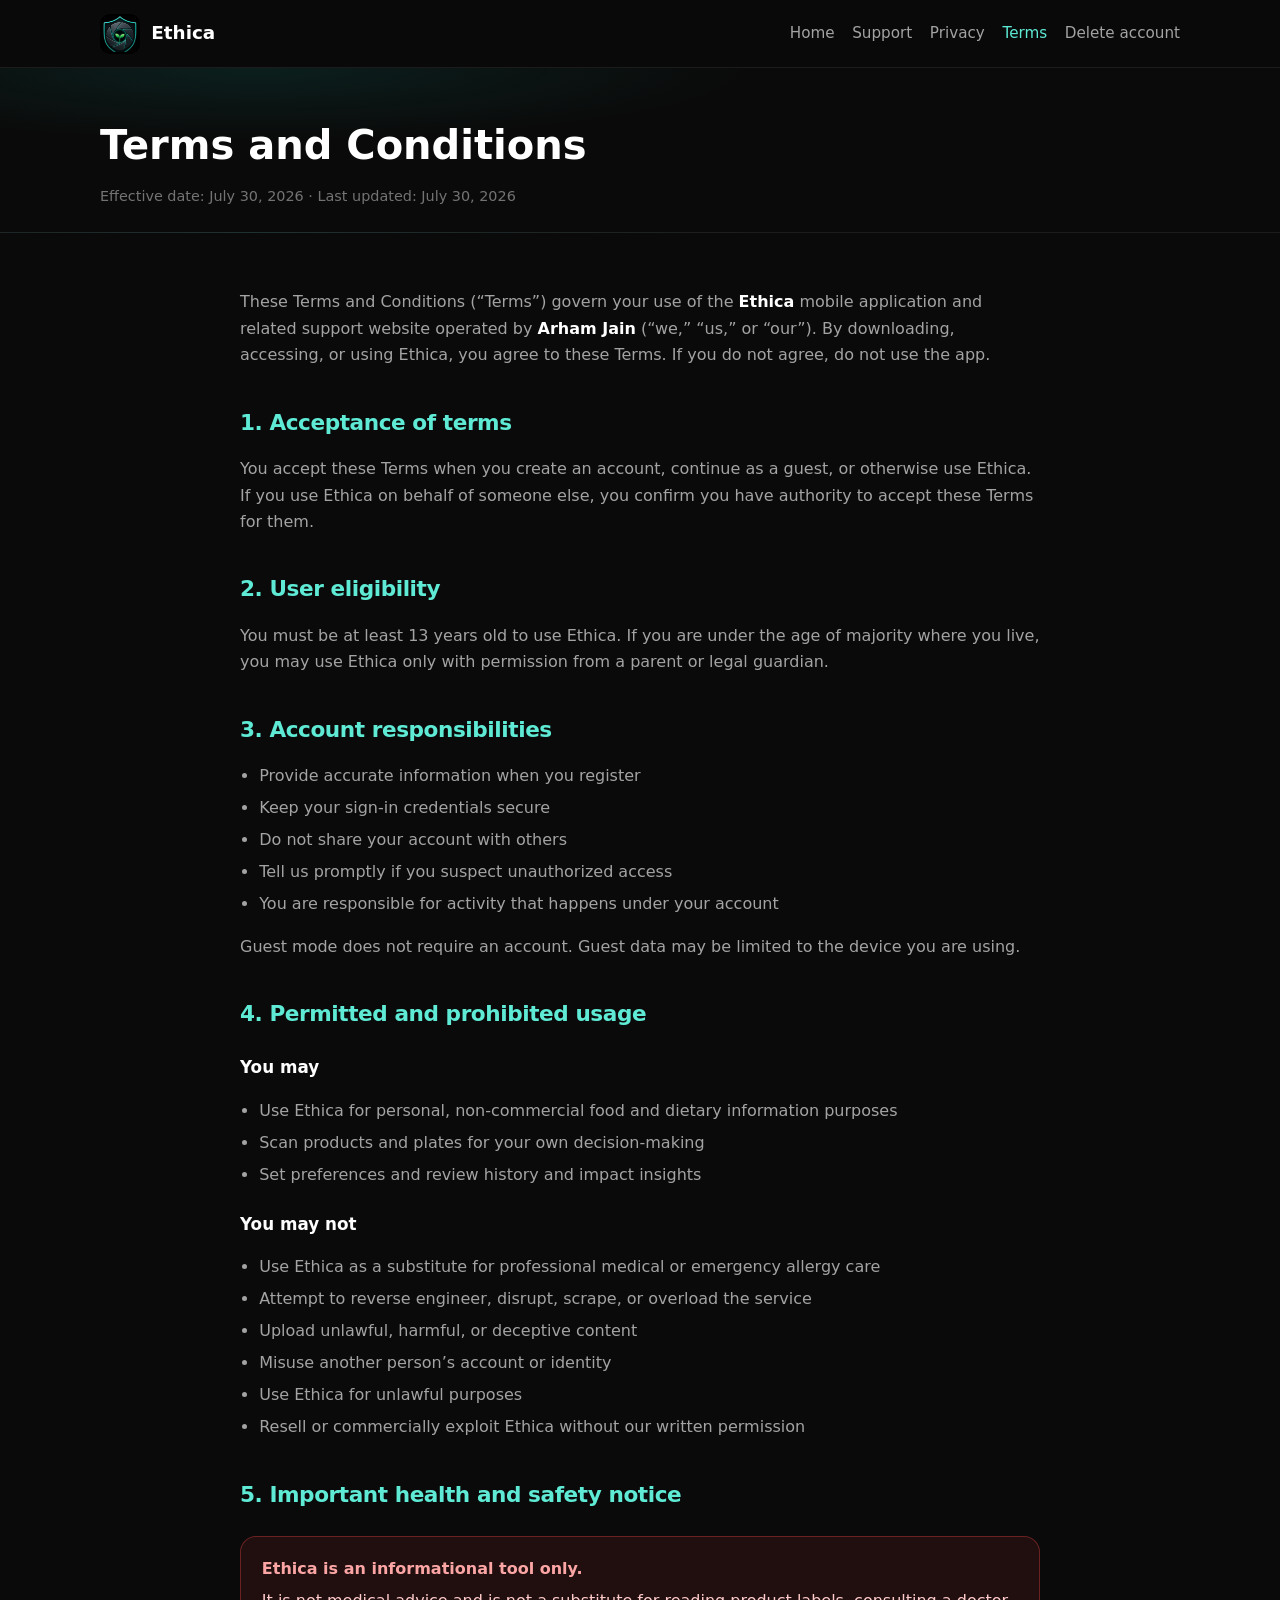
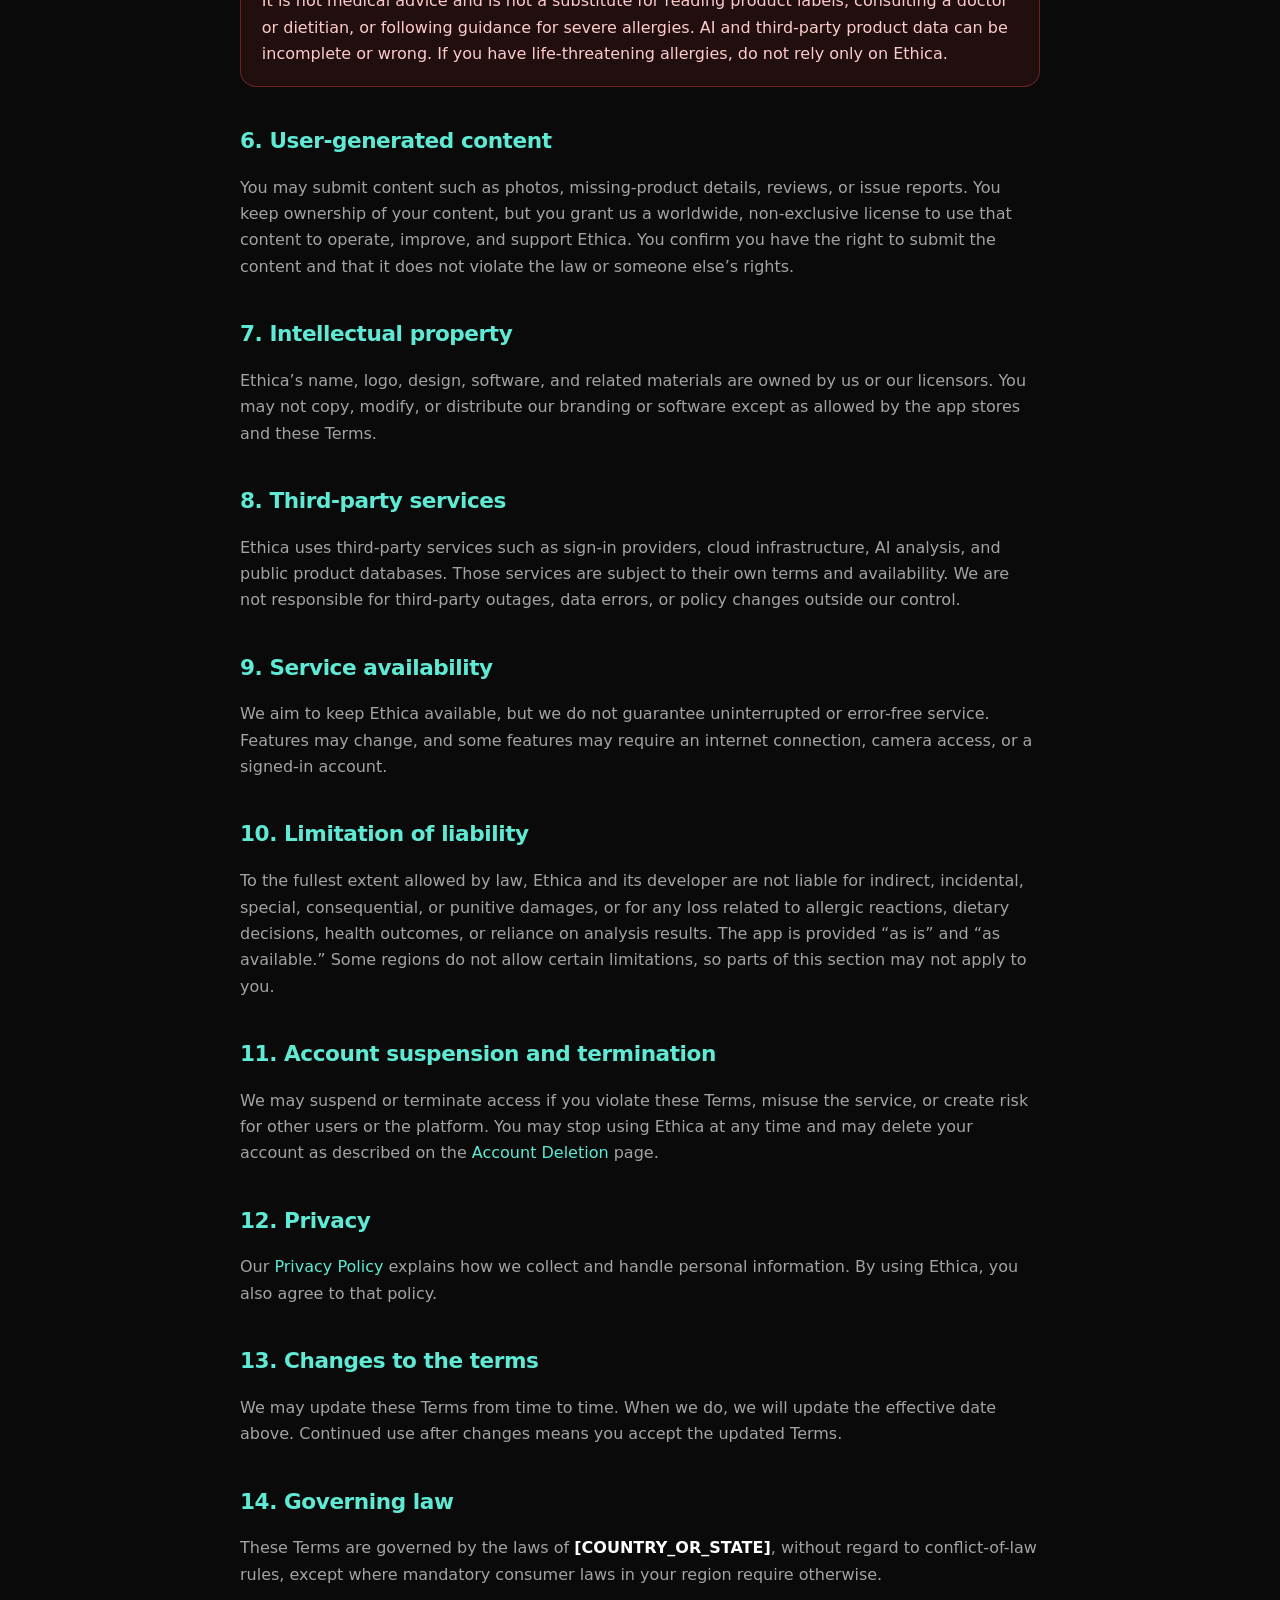
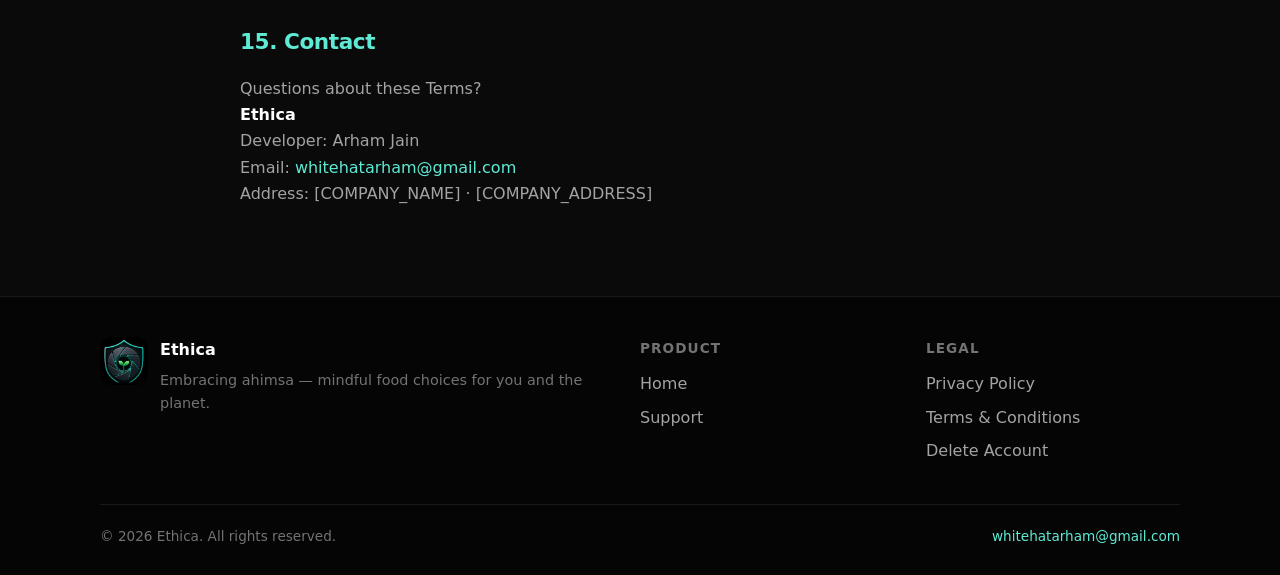
<file: web/terms-and-conditions.html>
<!DOCTYPE html>
<html lang="en">
<head>
  <meta charset="UTF-8" />
  <meta name="viewport" content="width=device-width, initial-scale=1" />
  <title>Terms and Conditions — Ethica</title>
  <meta name="description" content="Terms and Conditions for using the Ethica food scanning application." />
  <link rel="icon" href="assets/logo-mark.png" />
  <link rel="stylesheet" href="styles.css" />
</head>
<body>
  <header class="site-header">
    <div class="container nav">
      <a class="brand" href="index.html">
        <img src="assets/logo-mark.png" alt="Ethica logo" />
        Ethica
      </a>
      <button class="nav-toggle" type="button" aria-label="Open menu" aria-expanded="false">Menu</button>
      <ul class="nav-links" id="navLinks">
        <li><a href="index.html">Home</a></li>
        <li><a href="index.html#support">Support</a></li>
        <li><a href="privacy-policy.html">Privacy</a></li>
        <li><a href="terms-and-conditions.html" class="active">Terms</a></li>
        <li><a href="delete-account.html">Delete account</a></li>
      </ul>
    </div>
  </header>

  <section class="page-hero">
    <div class="container">
      <h1>Terms and Conditions</h1>
      <p class="meta">Effective date: July 30, 2026 · Last updated: July 30, 2026</p>
    </div>
  </section>

  <div class="container prose">
    <p>
      These Terms and Conditions (“Terms”) govern your use of the <strong>Ethica</strong> mobile application and related support website
      operated by <strong>Arham Jain</strong> (“we,” “us,” or “our”). By downloading, accessing, or using Ethica, you agree to these Terms.
      If you do not agree, do not use the app.
    </p>

    <h2>1. Acceptance of terms</h2>
    <p>
      You accept these Terms when you create an account, continue as a guest, or otherwise use Ethica.
      If you use Ethica on behalf of someone else, you confirm you have authority to accept these Terms for them.
    </p>

    <h2>2. User eligibility</h2>
    <p>
      You must be at least 13 years old to use Ethica. If you are under the age of majority where you live,
      you may use Ethica only with permission from a parent or legal guardian.
    </p>

    <h2>3. Account responsibilities</h2>
    <ul>
      <li>Provide accurate information when you register</li>
      <li>Keep your sign-in credentials secure</li>
      <li>Do not share your account with others</li>
      <li>Tell us promptly if you suspect unauthorized access</li>
      <li>You are responsible for activity that happens under your account</li>
    </ul>
    <p>
      Guest mode does not require an account. Guest data may be limited to the device you are using.
    </p>

    <h2>4. Permitted and prohibited usage</h2>
    <h3>You may</h3>
    <ul>
      <li>Use Ethica for personal, non-commercial food and dietary information purposes</li>
      <li>Scan products and plates for your own decision-making</li>
      <li>Set preferences and review history and impact insights</li>
    </ul>
    <h3>You may not</h3>
    <ul>
      <li>Use Ethica as a substitute for professional medical or emergency allergy care</li>
      <li>Attempt to reverse engineer, disrupt, scrape, or overload the service</li>
      <li>Upload unlawful, harmful, or deceptive content</li>
      <li>Misuse another person’s account or identity</li>
      <li>Use Ethica for unlawful purposes</li>
      <li>Resell or commercially exploit Ethica without our written permission</li>
    </ul>

    <h2>5. Important health and safety notice</h2>
    <div class="warning-box">
      <strong>Ethica is an informational tool only.</strong>
      <p>
        It is not medical advice and is not a substitute for reading product labels, consulting a doctor or dietitian,
        or following guidance for severe allergies. AI and third-party product data can be incomplete or wrong.
        If you have life-threatening allergies, do not rely only on Ethica.
      </p>
    </div>

    <h2>6. User-generated content</h2>
    <p>
      You may submit content such as photos, missing-product details, reviews, or issue reports.
      You keep ownership of your content, but you grant us a worldwide, non-exclusive license to use that content
      to operate, improve, and support Ethica. You confirm you have the right to submit the content and that it does not
      violate the law or someone else’s rights.
    </p>

    <h2>7. Intellectual property</h2>
    <p>
      Ethica’s name, logo, design, software, and related materials are owned by us or our licensors.
      You may not copy, modify, or distribute our branding or software except as allowed by the app stores
      and these Terms.
    </p>

    <h2>8. Third-party services</h2>
    <p>
      Ethica uses third-party services such as sign-in providers, cloud infrastructure, AI analysis,
      and public product databases. Those services are subject to their own terms and availability.
      We are not responsible for third-party outages, data errors, or policy changes outside our control.
    </p>

    <h2>9. Service availability</h2>
    <p>
      We aim to keep Ethica available, but we do not guarantee uninterrupted or error-free service.
      Features may change, and some features may require an internet connection, camera access, or a signed-in account.
    </p>

    <h2>10. Limitation of liability</h2>
    <p>
      To the fullest extent allowed by law, Ethica and its developer are not liable for indirect, incidental,
      special, consequential, or punitive damages, or for any loss related to allergic reactions, dietary decisions,
      health outcomes, or reliance on analysis results. The app is provided “as is” and “as available.”
      Some regions do not allow certain limitations, so parts of this section may not apply to you.
    </p>

    <h2>11. Account suspension and termination</h2>
    <p>
      We may suspend or terminate access if you violate these Terms, misuse the service, or create risk for other users or the platform.
      You may stop using Ethica at any time and may delete your account as described on the
      <a href="delete-account.html">Account Deletion</a> page.
    </p>

    <h2>12. Privacy</h2>
    <p>
      Our <a href="privacy-policy.html">Privacy Policy</a> explains how we collect and handle personal information.
      By using Ethica, you also agree to that policy.
    </p>

    <h2>13. Changes to the terms</h2>
    <p>
      We may update these Terms from time to time. When we do, we will update the effective date above.
      Continued use after changes means you accept the updated Terms.
    </p>

    <h2>14. Governing law</h2>
    <p>
      These Terms are governed by the laws of <strong>[COUNTRY_OR_STATE]</strong>, without regard to conflict-of-law rules,
      except where mandatory consumer laws in your region require otherwise.
    </p>

    <h2>15. Contact</h2>
    <p>
      Questions about these Terms?<br />
      <strong>Ethica</strong><br />
      Developer: Arham Jain<br />
      Email: <a href="mailto:whitehatarham@gmail.com">whitehatarham@gmail.com</a><br />
      Address: [COMPANY_NAME] · [COMPANY_ADDRESS]
    </p>
  </div>

  <footer class="site-footer">
    <div class="container">
      <div class="footer-grid">
        <div class="footer-brand">
          <img src="assets/logo-mark.png" alt="" />
          <div>
            <strong>Ethica</strong>
            <p>Embracing ahimsa — mindful food choices for you and the planet.</p>
          </div>
        </div>
        <div class="footer-col">
          <h4>Product</h4>
          <ul>
            <li><a href="index.html">Home</a></li>
            <li><a href="index.html#support">Support</a></li>
          </ul>
        </div>
        <div class="footer-col">
          <h4>Legal</h4>
          <ul>
            <li><a href="privacy-policy.html">Privacy Policy</a></li>
            <li><a href="terms-and-conditions.html">Terms &amp; Conditions</a></li>
            <li><a href="delete-account.html">Delete Account</a></li>
          </ul>
        </div>
      </div>
      <div class="footer-bottom">
        <span>© 2026 Ethica. All rights reserved.</span>
        <span><a href="mailto:whitehatarham@gmail.com">whitehatarham@gmail.com</a></span>
      </div>
    </div>
  </footer>

  <script>
    const toggle = document.querySelector('.nav-toggle');
    const links = document.getElementById('navLinks');
    toggle?.addEventListener('click', () => {
      const open = links.classList.toggle('open');
      toggle.setAttribute('aria-expanded', open ? 'true' : 'false');
    });
  </script>
</body>
</html>
</file>
<file: web/styles.css>
/* Ethica marketing site — shared styles */
:root {
  --bg: #0a0a0a;
  --surface: #1a1a1a;
  --surface-2: #252525;
  --border: rgba(255, 255, 255, 0.08);
  --text: #ffffff;
  --text-muted: #a3a3a3;
  --text-dim: #737373;
  --primary: #14b8a6;
  --primary-dark: #0d9488;
  --primary-light: #5eead4;
  --accent-green: #4ade80;
  --warning: #f59e0b;
  --danger: #ef4444;
  --radius: 16px;
  --radius-sm: 10px;
  --max: 1080px;
  --font: "Segoe UI", system-ui, -apple-system, BlinkMacSystemFont, "Helvetica Neue", Arial, sans-serif;
}

*, *::before, *::after { box-sizing: border-box; }

html { scroll-behavior: smooth; }

body {
  margin: 0;
  font-family: var(--font);
  background: var(--bg);
  color: var(--text);
  line-height: 1.65;
  -webkit-font-smoothing: antialiased;
}

img { max-width: 100%; height: auto; display: block; }
a { color: var(--primary-light); text-decoration: none; }
a:hover { color: var(--primary); text-decoration: underline; }

.container {
  width: min(100% - 2rem, var(--max));
  margin-inline: auto;
}

/* Nav */
.site-header {
  position: sticky;
  top: 0;
  z-index: 50;
  backdrop-filter: blur(16px);
  background: rgba(10, 10, 10, 0.85);
  border-bottom: 1px solid var(--border);
}

.nav {
  display: flex;
  align-items: center;
  justify-content: space-between;
  gap: 1rem;
  padding: 0.85rem 0;
}

.brand {
  display: flex;
  align-items: center;
  gap: 0.7rem;
  color: var(--text);
  text-decoration: none;
  font-weight: 700;
  font-size: 1.15rem;
}
.brand:hover { text-decoration: none; color: var(--text); }
.brand img { width: 40px; height: 40px; border-radius: 10px; }

.nav-links {
  display: flex;
  flex-wrap: wrap;
  gap: 0.35rem 1.1rem;
  align-items: center;
  list-style: none;
  margin: 0;
  padding: 0;
}
.nav-links a {
  color: var(--text-muted);
  font-size: 0.95rem;
  font-weight: 500;
  text-decoration: none;
}
.nav-links a:hover,
.nav-links a.active { color: var(--primary-light); }

.nav-toggle {
  display: none;
  background: var(--surface-2);
  border: 1px solid var(--border);
  color: var(--text);
  border-radius: 8px;
  padding: 0.45rem 0.7rem;
  cursor: pointer;
}

/* Hero */
.hero {
  padding: 4.5rem 0 3.5rem;
  background:
    radial-gradient(ellipse 80% 60% at 50% -10%, rgba(20, 184, 166, 0.22), transparent 60%),
    radial-gradient(ellipse 50% 40% at 90% 20%, rgba(74, 222, 128, 0.08), transparent 50%),
    var(--bg);
  text-align: center;
}

.hero-logo {
  width: min(180px, 55vw);
  margin: 0 auto 1.25rem;
  filter: drop-shadow(0 0 28px rgba(20, 184, 166, 0.35));
}

.hero h1 {
  font-size: clamp(2.2rem, 5vw, 3.4rem);
  margin: 0 0 0.5rem;
  letter-spacing: -0.02em;
}

.tagline {
  color: var(--primary-light);
  font-size: 1.15rem;
  font-weight: 600;
  letter-spacing: 0.04em;
  margin: 0 0 1rem;
}

.hero-lead {
  max-width: 640px;
  margin: 0 auto 1.75rem;
  color: var(--text-muted);
  font-size: 1.08rem;
}

.btn-row {
  display: flex;
  flex-wrap: wrap;
  gap: 0.75rem;
  justify-content: center;
}

.btn {
  display: inline-flex;
  align-items: center;
  justify-content: center;
  gap: 0.4rem;
  padding: 0.85rem 1.35rem;
  border-radius: 12px;
  font-weight: 600;
  font-size: 0.98rem;
  border: none;
  cursor: pointer;
  text-decoration: none;
  transition: transform 0.15s ease, background 0.15s ease;
}
.btn:hover { text-decoration: none; transform: translateY(-1px); }
.btn-primary {
  background: linear-gradient(135deg, var(--primary), var(--primary-dark));
  color: #fff;
}
.btn-primary:hover { color: #fff; }
.btn-ghost {
  background: transparent;
  color: var(--text);
  border: 1px solid var(--border);
}
.btn-ghost:hover { color: var(--primary-light); border-color: var(--primary); }
.btn-danger {
  background: var(--danger);
  color: #fff;
}
.btn-danger:hover { color: #fff; filter: brightness(1.08); }

/* Sections */
section { padding: 3.5rem 0; }
section.alt { background: var(--surface); border-block: 1px solid var(--border); }

.section-label {
  color: var(--primary);
  font-size: 0.8rem;
  font-weight: 700;
  text-transform: uppercase;
  letter-spacing: 0.12em;
  margin: 0 0 0.5rem;
}

h2 {
  font-size: clamp(1.6rem, 3vw, 2.1rem);
  margin: 0 0 1rem;
  letter-spacing: -0.02em;
}

h3 {
  font-size: 1.15rem;
  margin: 0 0 0.5rem;
}

.lead {
  color: var(--text-muted);
  max-width: 680px;
  margin: 0 0 2rem;
}

.grid-3 {
  display: grid;
  grid-template-columns: repeat(3, 1fr);
  gap: 1.25rem;
}
.grid-2 {
  display: grid;
  grid-template-columns: repeat(2, 1fr);
  gap: 1.25rem;
}

.card {
  background: var(--surface-2);
  border: 1px solid var(--border);
  border-radius: var(--radius);
  padding: 1.4rem;
}
.card .icon {
  width: 42px;
  height: 42px;
  border-radius: 12px;
  background: rgba(20, 184, 166, 0.15);
  color: var(--primary-light);
  display: grid;
  place-items: center;
  font-size: 1.2rem;
  margin-bottom: 0.9rem;
}
.card p { margin: 0; color: var(--text-muted); font-size: 0.95rem; }

.steps {
  counter-reset: step;
  display: grid;
  gap: 1rem;
}
.step {
  display: grid;
  grid-template-columns: auto 1fr;
  gap: 1rem;
  align-items: start;
  background: var(--surface);
  border: 1px solid var(--border);
  border-radius: var(--radius);
  padding: 1.25rem 1.4rem;
}
.step::before {
  counter-increment: step;
  content: counter(step);
  width: 36px;
  height: 36px;
  border-radius: 50%;
  background: var(--primary);
  color: #fff;
  font-weight: 700;
  display: grid;
  place-items: center;
  flex-shrink: 0;
}
.step p { margin: 0.25rem 0 0; color: var(--text-muted); }

.faq details {
  background: var(--surface);
  border: 1px solid var(--border);
  border-radius: var(--radius-sm);
  padding: 1rem 1.15rem;
  margin-bottom: 0.65rem;
}
.faq summary {
  cursor: pointer;
  font-weight: 600;
  list-style: none;
}
.faq summary::-webkit-details-marker { display: none; }
.faq summary::after {
  content: "+";
  float: right;
  color: var(--primary-light);
}
.faq details[open] summary::after { content: "−"; }
.faq details p {
  margin: 0.75rem 0 0;
  color: var(--text-muted);
}

/* Legal pages */
.page-hero {
  padding: 2.75rem 0 1.5rem;
  border-bottom: 1px solid var(--border);
  background: radial-gradient(ellipse 70% 80% at 20% 0%, rgba(20, 184, 166, 0.12), transparent 55%);
}
.page-hero h1 { margin: 0 0 0.4rem; font-size: clamp(1.8rem, 4vw, 2.5rem); }
.meta { color: var(--text-dim); font-size: 0.9rem; margin: 0; }

.prose {
  padding: 2.5rem 0 3.5rem;
  max-width: 800px;
}
.prose h2 {
  margin-top: 2.25rem;
  font-size: 1.35rem;
  color: var(--primary-light);
}
.prose h3 { margin-top: 1.4rem; font-size: 1.05rem; }
.prose p, .prose li { color: var(--text-muted); }
.prose ul { padding-left: 1.2rem; }
.prose li { margin-bottom: 0.35rem; }
.prose strong { color: var(--text); }

.warning-box {
  background: rgba(239, 68, 68, 0.1);
  border: 1px solid rgba(239, 68, 68, 0.35);
  border-radius: var(--radius);
  padding: 1.15rem 1.3rem;
  margin: 1.5rem 0;
}
.warning-box strong { color: #fca5a5; }
.warning-box p { margin: 0.4rem 0 0; color: #fecaca; }

.info-box {
  background: rgba(20, 184, 166, 0.1);
  border: 1px solid rgba(20, 184, 166, 0.3);
  border-radius: var(--radius);
  padding: 1.15rem 1.3rem;
  margin: 1.5rem 0;
}
.info-box p { margin: 0; color: var(--text-muted); }

/* Form */
.form-card {
  background: var(--surface);
  border: 1px solid var(--border);
  border-radius: var(--radius);
  padding: 1.75rem;
  margin-top: 1.5rem;
}
.form-group { margin-bottom: 1.15rem; }
.form-group label {
  display: block;
  font-weight: 600;
  font-size: 0.92rem;
  margin-bottom: 0.4rem;
}
.form-group input,
.form-group select,
.form-group textarea {
  width: 100%;
  padding: 0.8rem 0.95rem;
  border-radius: 10px;
  border: 1px solid var(--border);
  background: var(--surface-2);
  color: var(--text);
  font: inherit;
}
.form-group input:focus,
.form-group select:focus,
.form-group textarea:focus {
  outline: 2px solid rgba(20, 184, 166, 0.45);
  border-color: var(--primary);
}
.form-group .hint {
  font-size: 0.82rem;
  color: var(--text-dim);
  margin-top: 0.35rem;
}
.checkbox-row {
  display: flex;
  gap: 0.65rem;
  align-items: flex-start;
  margin: 1rem 0 1.4rem;
}
.checkbox-row input { margin-top: 0.3rem; }
.form-status {
  display: none;
  margin-top: 1rem;
  padding: 0.9rem 1rem;
  border-radius: 10px;
  background: rgba(74, 222, 128, 0.12);
  border: 1px solid rgba(74, 222, 128, 0.3);
  color: var(--accent-green);
}

/* Contact strip */
.contact-strip {
  display: grid;
  grid-template-columns: repeat(2, 1fr);
  gap: 1rem;
}
.contact-strip .card strong {
  display: block;
  margin-bottom: 0.35rem;
}

/* Footer */
.site-footer {
  border-top: 1px solid var(--border);
  background: #050505;
  padding: 2.5rem 0 1.75rem;
  margin-top: 1rem;
}
.footer-grid {
  display: grid;
  grid-template-columns: 2fr 1fr 1fr;
  gap: 2rem;
  margin-bottom: 2rem;
}
.footer-brand {
  display: flex;
  gap: 0.75rem;
  align-items: flex-start;
}
.footer-brand img { width: 48px; height: 48px; border-radius: 12px; }
.footer-brand p { margin: 0.35rem 0 0; color: var(--text-dim); font-size: 0.9rem; }
.footer-col h4 {
  margin: 0 0 0.75rem;
  font-size: 0.85rem;
  text-transform: uppercase;
  letter-spacing: 0.08em;
  color: var(--text-dim);
}
.footer-col ul { list-style: none; margin: 0; padding: 0; }
.footer-col li { margin-bottom: 0.45rem; }
.footer-col a { color: var(--text-muted); }
.footer-bottom {
  border-top: 1px solid var(--border);
  padding-top: 1.25rem;
  display: flex;
  flex-wrap: wrap;
  gap: 0.75rem;
  justify-content: space-between;
  color: var(--text-dim);
  font-size: 0.85rem;
}

@media (max-width: 860px) {
  .grid-3, .grid-2, .footer-grid, .contact-strip { grid-template-columns: 1fr; }
  .nav-toggle { display: inline-flex; }
  .nav-links {
    display: none;
    width: 100%;
    flex-direction: column;
    align-items: flex-start;
    padding: 0.5rem 0 0.75rem;
  }
  .nav-links.open { display: flex; }
  .nav { flex-wrap: wrap; }
}
</file>
